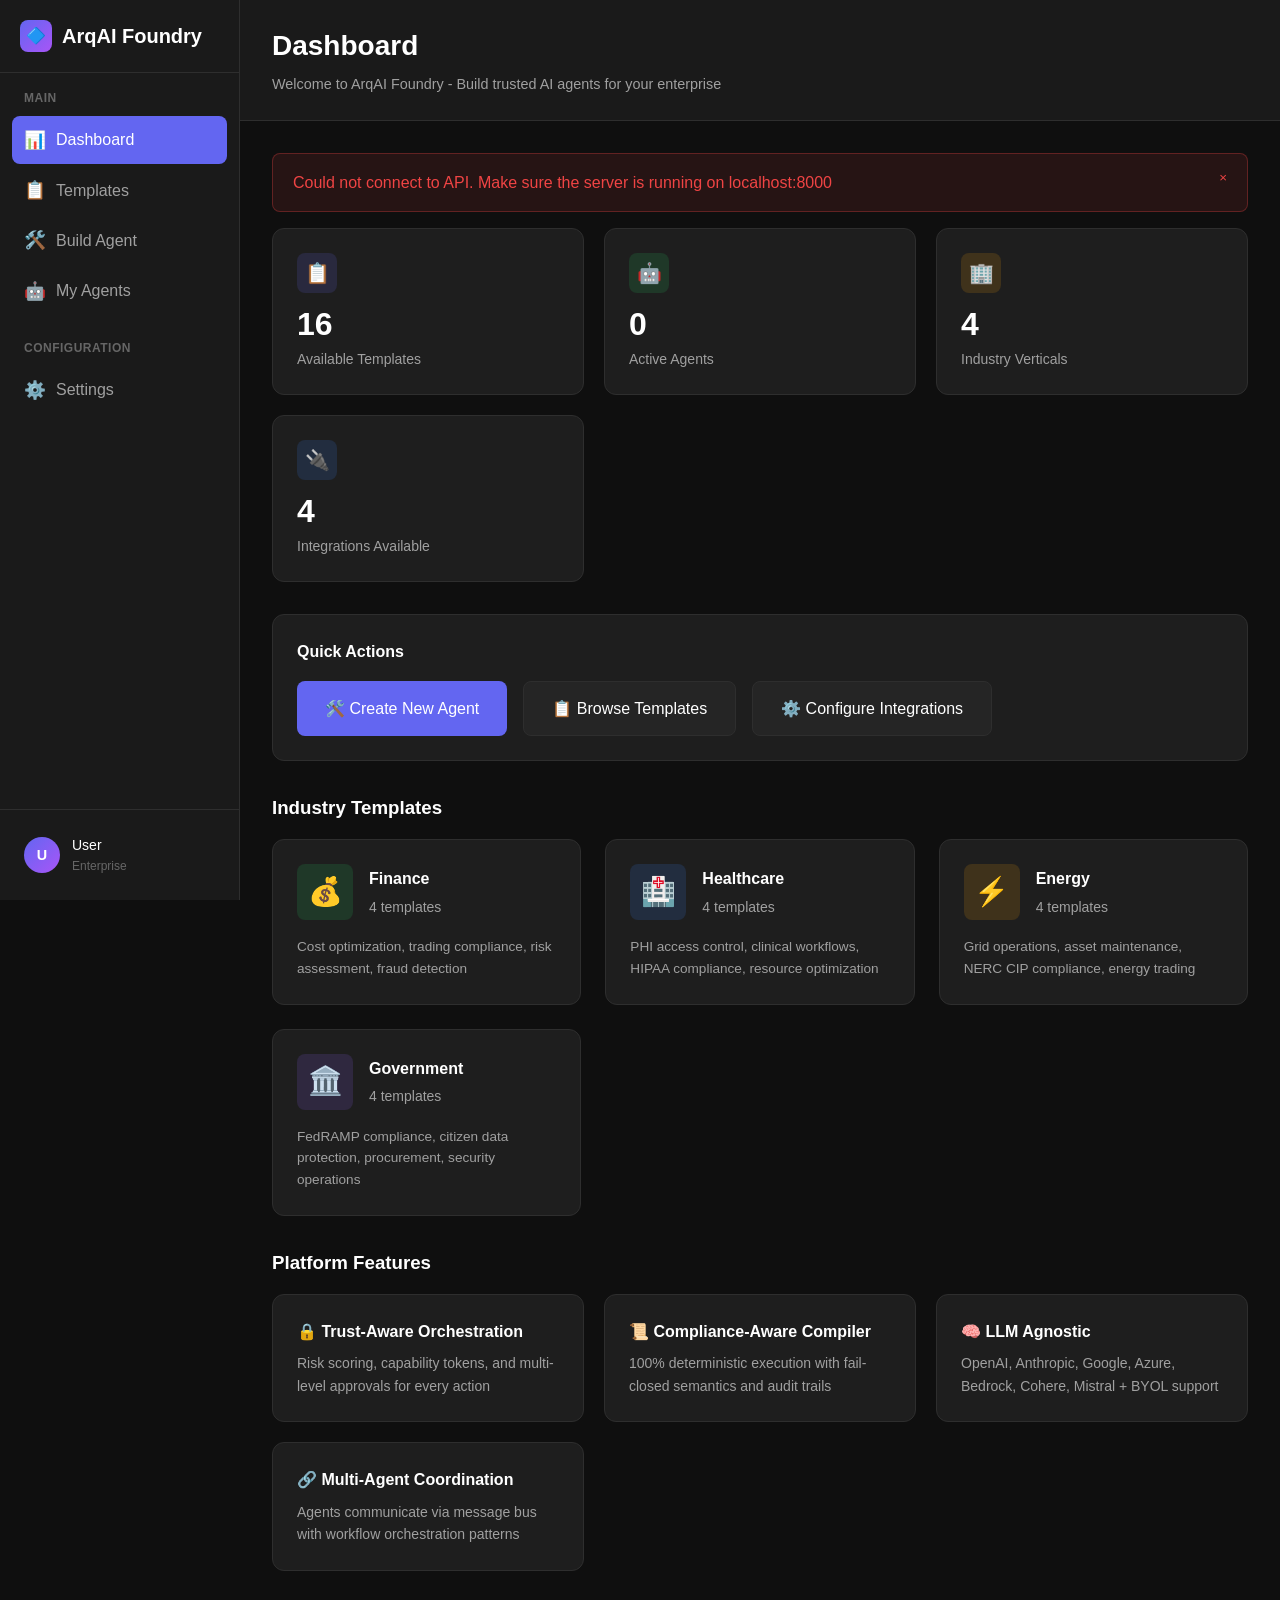
<file: ui/index.html>
<!DOCTYPE html>
<html lang="en">
<head>
  <meta charset="UTF-8">
  <meta name="viewport" content="width=device-width, initial-scale=1.0">
  <title>ArqAI Foundry - Dashboard</title>
  <link rel="stylesheet" href="css/style.css">
</head>
<body>
  <div class="app-container">
    <!-- Sidebar -->
    <aside class="sidebar">
      <div class="sidebar-header">
        <div class="sidebar-logo">
          <div class="sidebar-logo-icon">🔷</div>
          <span>ArqAI Foundry</span>
        </div>
      </div>

      <nav class="sidebar-nav">
        <div class="nav-section">
          <div class="nav-section-title">Main</div>
          <a href="index.html" class="nav-item active">
            <span class="nav-item-icon">📊</span>
            <span>Dashboard</span>
          </a>
          <a href="templates.html" class="nav-item">
            <span class="nav-item-icon">📋</span>
            <span>Templates</span>
          </a>
          <a href="builder.html" class="nav-item">
            <span class="nav-item-icon">🛠️</span>
            <span>Build Agent</span>
          </a>
          <a href="agents.html" class="nav-item">
            <span class="nav-item-icon">🤖</span>
            <span>My Agents</span>
          </a>
        </div>

        <div class="nav-section">
          <div class="nav-section-title">Configuration</div>
          <a href="settings.html" class="nav-item">
            <span class="nav-item-icon">⚙️</span>
            <span>Settings</span>
          </a>
        </div>
      </nav>

      <div class="sidebar-footer">
        <div class="user-info">
          <div class="user-avatar">U</div>
          <div class="user-details">
            <div class="user-name">User</div>
            <div class="user-role">Enterprise</div>
          </div>
        </div>
      </div>
    </aside>

    <!-- Main Content -->
    <main class="main-content">
      <header class="page-header">
        <h1 class="page-title">Dashboard</h1>
        <p class="page-subtitle">Welcome to ArqAI Foundry - Build trusted AI agents for your enterprise</p>
      </header>

      <div class="page-content">
        <!-- Alert Container -->
        <div id="alert-container"></div>

        <!-- Stats Grid -->
        <div class="stats-grid">
          <div class="stat-card">
            <div class="stat-card-header">
              <div class="stat-card-icon primary">📋</div>
            </div>
            <div class="stat-value" id="stat-templates">16</div>
            <div class="stat-label">Available Templates</div>
          </div>

          <div class="stat-card">
            <div class="stat-card-header">
              <div class="stat-card-icon success">🤖</div>
            </div>
            <div class="stat-value" id="stat-agents">0</div>
            <div class="stat-label">Active Agents</div>
          </div>

          <div class="stat-card">
            <div class="stat-card-header">
              <div class="stat-card-icon warning">🏢</div>
            </div>
            <div class="stat-value">4</div>
            <div class="stat-label">Industry Verticals</div>
          </div>

          <div class="stat-card">
            <div class="stat-card-header">
              <div class="stat-card-icon info">🔌</div>
            </div>
            <div class="stat-value" id="stat-integrations">4</div>
            <div class="stat-label">Integrations Available</div>
          </div>
        </div>

        <!-- Quick Actions -->
        <div class="card mb-4">
          <div class="card-header">
            <h3 class="card-title">Quick Actions</h3>
          </div>
          <div class="d-flex gap-2" style="flex-wrap: wrap;">
            <a href="builder.html" class="btn btn-primary btn-lg">
              🛠️ Create New Agent
            </a>
            <a href="templates.html" class="btn btn-secondary btn-lg">
              📋 Browse Templates
            </a>
            <a href="settings.html" class="btn btn-secondary btn-lg">
              ⚙️ Configure Integrations
            </a>
          </div>
        </div>

        <!-- Industry Verticals -->
        <h3 class="mb-2">Industry Templates</h3>
        <div class="template-grid" style="grid-template-columns: repeat(auto-fill, minmax(250px, 1fr));">
          <a href="templates.html?vertical=finance" class="card" style="text-decoration: none; color: inherit;">
            <div class="d-flex align-center gap-2">
              <div class="template-icon finance" style="width: 56px; height: 56px; font-size: 1.75rem;">💰</div>
              <div>
                <h4 style="font-weight: 600; margin-bottom: 4px;">Finance</h4>
                <p class="text-muted" style="font-size: 0.875rem;">4 templates</p>
              </div>
            </div>
            <p class="text-muted mt-2" style="font-size: 0.85rem;">
              Cost optimization, trading compliance, risk assessment, fraud detection
            </p>
          </a>

          <a href="templates.html?vertical=healthcare" class="card" style="text-decoration: none; color: inherit;">
            <div class="d-flex align-center gap-2">
              <div class="template-icon healthcare" style="width: 56px; height: 56px; font-size: 1.75rem;">🏥</div>
              <div>
                <h4 style="font-weight: 600; margin-bottom: 4px;">Healthcare</h4>
                <p class="text-muted" style="font-size: 0.875rem;">4 templates</p>
              </div>
            </div>
            <p class="text-muted mt-2" style="font-size: 0.85rem;">
              PHI access control, clinical workflows, HIPAA compliance, resource optimization
            </p>
          </a>

          <a href="templates.html?vertical=energy" class="card" style="text-decoration: none; color: inherit;">
            <div class="d-flex align-center gap-2">
              <div class="template-icon energy" style="width: 56px; height: 56px; font-size: 1.75rem;">⚡</div>
              <div>
                <h4 style="font-weight: 600; margin-bottom: 4px;">Energy</h4>
                <p class="text-muted" style="font-size: 0.875rem;">4 templates</p>
              </div>
            </div>
            <p class="text-muted mt-2" style="font-size: 0.85rem;">
              Grid operations, asset maintenance, NERC CIP compliance, energy trading
            </p>
          </a>

          <a href="templates.html?vertical=government" class="card" style="text-decoration: none; color: inherit;">
            <div class="d-flex align-center gap-2">
              <div class="template-icon government" style="width: 56px; height: 56px; font-size: 1.75rem;">🏛️</div>
              <div>
                <h4 style="font-weight: 600; margin-bottom: 4px;">Government</h4>
                <p class="text-muted" style="font-size: 0.875rem;">4 templates</p>
              </div>
            </div>
            <p class="text-muted mt-2" style="font-size: 0.85rem;">
              FedRAMP compliance, citizen data protection, procurement, security operations
            </p>
          </a>
        </div>

        <!-- Platform Features -->
        <h3 class="mt-4 mb-2">Platform Features</h3>
        <div class="stats-grid">
          <div class="card">
            <h4 style="font-weight: 600; margin-bottom: 8px;">🔒 Trust-Aware Orchestration</h4>
            <p class="text-muted" style="font-size: 0.875rem;">
              Risk scoring, capability tokens, and multi-level approvals for every action
            </p>
          </div>
          <div class="card">
            <h4 style="font-weight: 600; margin-bottom: 8px;">📜 Compliance-Aware Compiler</h4>
            <p class="text-muted" style="font-size: 0.875rem;">
              100% deterministic execution with fail-closed semantics and audit trails
            </p>
          </div>
          <div class="card">
            <h4 style="font-weight: 600; margin-bottom: 8px;">🧠 LLM Agnostic</h4>
            <p class="text-muted" style="font-size: 0.875rem;">
              OpenAI, Anthropic, Google, Azure, Bedrock, Cohere, Mistral + BYOL support
            </p>
          </div>
          <div class="card">
            <h4 style="font-weight: 600; margin-bottom: 8px;">🔗 Multi-Agent Coordination</h4>
            <p class="text-muted" style="font-size: 0.875rem;">
              Agents communicate via message bus with workflow orchestration patterns
            </p>
          </div>
        </div>
      </div>
    </main>
  </div>

  <!-- Loading Overlay -->
  <div id="loading-overlay" class="loading-overlay" style="display: none;">
    <div class="loading-content">
      <div class="loading-spinner loading-spinner-lg"></div>
      <p>Loading...</p>
    </div>
  </div>

  <script src="js/api.js"></script>
  <script>
    // Check API health on load
    document.addEventListener('DOMContentLoaded', async () => {
      try {
        const health = await api.getHealth();
        if (health.status === 'healthy') {
          showAlert('Connected to ArqAI Foundry API', 'success');
        }

        // Load template count
        const templates = await api.getTemplates();
        document.getElementById('stat-templates').textContent = templates.total || 16;

      } catch (error) {
        showAlert('Could not connect to API. Make sure the server is running on localhost:8000', 'danger');
      }
    });
  </script>
</body>
</html>
</file>
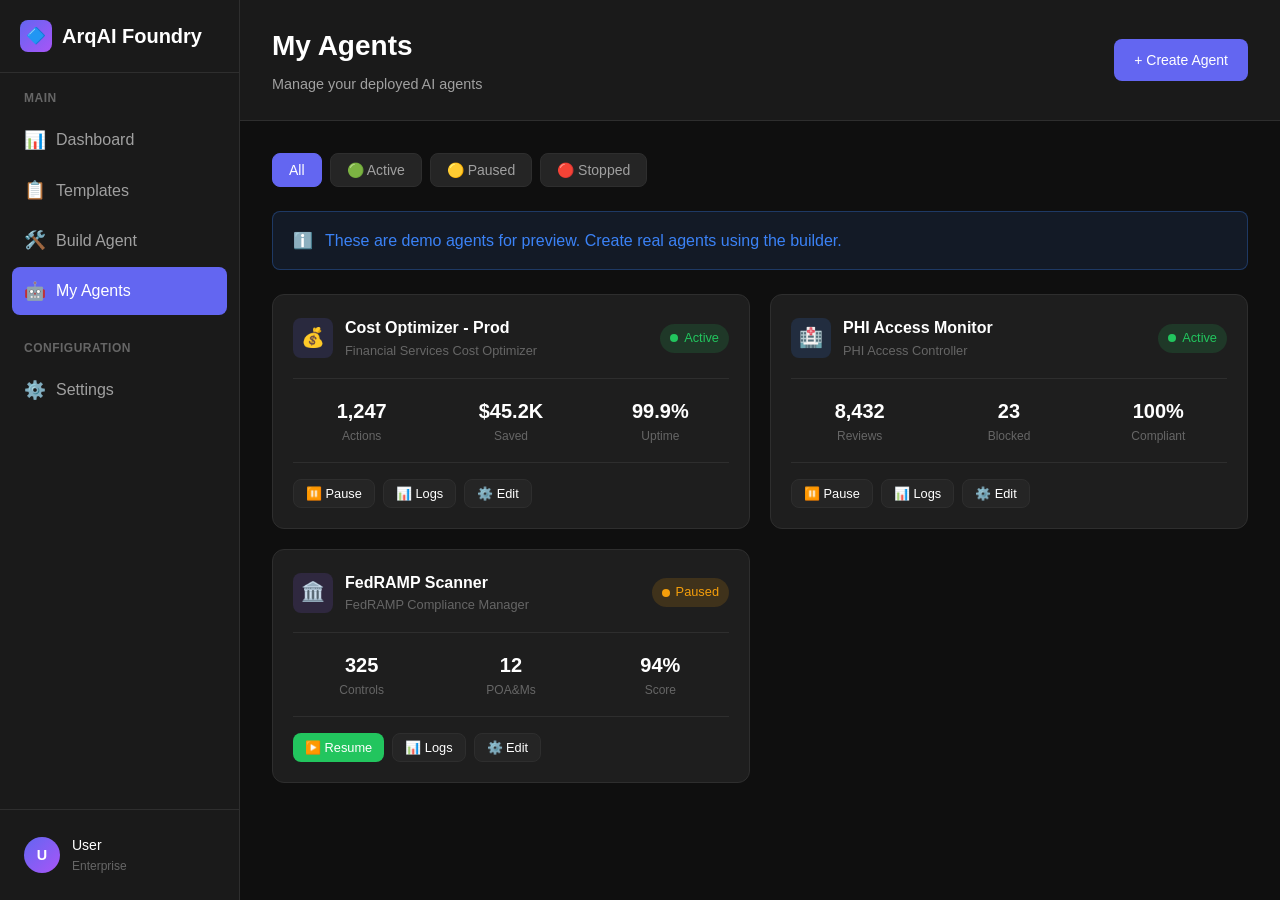
<file: ui/agents.html>
<!DOCTYPE html>
<html lang="en">
<head>
  <meta charset="UTF-8">
  <meta name="viewport" content="width=device-width, initial-scale=1.0">
  <title>ArqAI Foundry - My Agents</title>
  <link rel="stylesheet" href="css/style.css">
</head>
<body>
  <div class="app-container">
    <!-- Sidebar -->
    <aside class="sidebar">
      <div class="sidebar-header">
        <div class="sidebar-logo">
          <div class="sidebar-logo-icon">🔷</div>
          <span>ArqAI Foundry</span>
        </div>
      </div>

      <nav class="sidebar-nav">
        <div class="nav-section">
          <div class="nav-section-title">Main</div>
          <a href="index.html" class="nav-item">
            <span class="nav-item-icon">📊</span>
            <span>Dashboard</span>
          </a>
          <a href="templates.html" class="nav-item">
            <span class="nav-item-icon">📋</span>
            <span>Templates</span>
          </a>
          <a href="builder.html" class="nav-item">
            <span class="nav-item-icon">🛠️</span>
            <span>Build Agent</span>
          </a>
          <a href="agents.html" class="nav-item active">
            <span class="nav-item-icon">🤖</span>
            <span>My Agents</span>
          </a>
        </div>

        <div class="nav-section">
          <div class="nav-section-title">Configuration</div>
          <a href="settings.html" class="nav-item">
            <span class="nav-item-icon">⚙️</span>
            <span>Settings</span>
          </a>
        </div>
      </nav>

      <div class="sidebar-footer">
        <div class="user-info">
          <div class="user-avatar">U</div>
          <div class="user-details">
            <div class="user-name">User</div>
            <div class="user-role">Enterprise</div>
          </div>
        </div>
      </div>
    </aside>

    <!-- Main Content -->
    <main class="main-content">
      <header class="page-header">
        <div class="d-flex justify-between align-center">
          <div>
            <h1 class="page-title">My Agents</h1>
            <p class="page-subtitle">Manage your deployed AI agents</p>
          </div>
          <a href="builder.html" class="btn btn-primary">
            + Create Agent
          </a>
        </div>
      </header>

      <div class="page-content">
        <!-- Alert Container -->
        <div id="alert-container"></div>

        <!-- Filter Tabs -->
        <div class="filter-tabs">
          <button class="filter-tab active" data-status="all">All</button>
          <button class="filter-tab" data-status="active">🟢 Active</button>
          <button class="filter-tab" data-status="paused">🟡 Paused</button>
          <button class="filter-tab" data-status="stopped">🔴 Stopped</button>
        </div>

        <!-- Agents Grid -->
        <div id="agents-grid" class="agent-grid">
          <!-- Agents loaded here -->
        </div>

        <!-- Empty State -->
        <div id="empty-state" class="empty-state">
          <div class="empty-state-icon">🤖</div>
          <h3 class="empty-state-title">No agents yet</h3>
          <p class="empty-state-description">Create your first AI agent to get started</p>
          <a href="builder.html" class="btn btn-primary btn-lg">
            🛠️ Create Your First Agent
          </a>
        </div>

        <!-- Demo Agents (shown when API has no agents) -->
        <div id="demo-agents" class="hidden">
          <div class="alert alert-info mb-3">
            <span>ℹ️</span>
            <span>These are demo agents for preview. Create real agents using the builder.</span>
          </div>
          <div class="agent-grid">
            <!-- Demo Agent 1 -->
            <div class="agent-card">
              <div class="agent-card-header">
                <div class="agent-info">
                  <div class="agent-icon">💰</div>
                  <div>
                    <div class="agent-name">Cost Optimizer - Prod</div>
                    <div class="agent-template">Financial Services Cost Optimizer</div>
                  </div>
                </div>
                <div class="agent-status active">
                  <span class="status-dot"></span>
                  Active
                </div>
              </div>
              <div class="agent-stats">
                <div class="agent-stat">
                  <div class="agent-stat-value">1,247</div>
                  <div class="agent-stat-label">Actions</div>
                </div>
                <div class="agent-stat">
                  <div class="agent-stat-value">$45.2K</div>
                  <div class="agent-stat-label">Saved</div>
                </div>
                <div class="agent-stat">
                  <div class="agent-stat-value">99.9%</div>
                  <div class="agent-stat-label">Uptime</div>
                </div>
              </div>
              <div class="agent-actions">
                <button class="btn btn-secondary btn-sm">⏸️ Pause</button>
                <button class="btn btn-secondary btn-sm">📊 Logs</button>
                <button class="btn btn-secondary btn-sm">⚙️ Edit</button>
              </div>
            </div>

            <!-- Demo Agent 2 -->
            <div class="agent-card">
              <div class="agent-card-header">
                <div class="agent-info">
                  <div class="agent-icon" style="background-color: rgba(59, 130, 246, 0.15);">🏥</div>
                  <div>
                    <div class="agent-name">PHI Access Monitor</div>
                    <div class="agent-template">PHI Access Controller</div>
                  </div>
                </div>
                <div class="agent-status active">
                  <span class="status-dot"></span>
                  Active
                </div>
              </div>
              <div class="agent-stats">
                <div class="agent-stat">
                  <div class="agent-stat-value">8,432</div>
                  <div class="agent-stat-label">Reviews</div>
                </div>
                <div class="agent-stat">
                  <div class="agent-stat-value">23</div>
                  <div class="agent-stat-label">Blocked</div>
                </div>
                <div class="agent-stat">
                  <div class="agent-stat-value">100%</div>
                  <div class="agent-stat-label">Compliant</div>
                </div>
              </div>
              <div class="agent-actions">
                <button class="btn btn-secondary btn-sm">⏸️ Pause</button>
                <button class="btn btn-secondary btn-sm">📊 Logs</button>
                <button class="btn btn-secondary btn-sm">⚙️ Edit</button>
              </div>
            </div>

            <!-- Demo Agent 3 -->
            <div class="agent-card">
              <div class="agent-card-header">
                <div class="agent-info">
                  <div class="agent-icon" style="background-color: rgba(139, 92, 246, 0.15);">🏛️</div>
                  <div>
                    <div class="agent-name">FedRAMP Scanner</div>
                    <div class="agent-template">FedRAMP Compliance Manager</div>
                  </div>
                </div>
                <div class="agent-status paused">
                  <span class="status-dot"></span>
                  Paused
                </div>
              </div>
              <div class="agent-stats">
                <div class="agent-stat">
                  <div class="agent-stat-value">325</div>
                  <div class="agent-stat-label">Controls</div>
                </div>
                <div class="agent-stat">
                  <div class="agent-stat-value">12</div>
                  <div class="agent-stat-label">POA&Ms</div>
                </div>
                <div class="agent-stat">
                  <div class="agent-stat-value">94%</div>
                  <div class="agent-stat-label">Score</div>
                </div>
              </div>
              <div class="agent-actions">
                <button class="btn btn-success btn-sm">▶️ Resume</button>
                <button class="btn btn-secondary btn-sm">📊 Logs</button>
                <button class="btn btn-secondary btn-sm">⚙️ Edit</button>
              </div>
            </div>
          </div>
        </div>
      </div>
    </main>
  </div>

  <!-- Loading Overlay -->
  <div id="loading-overlay" class="loading-overlay" style="display: none;">
    <div class="loading-content">
      <div class="loading-spinner loading-spinner-lg"></div>
      <p>Loading...</p>
    </div>
  </div>

  <script src="js/api.js"></script>
  <script>
    let agents = [];
    let currentFilter = 'all';

    document.addEventListener('DOMContentLoaded', async () => {
      await loadAgents();
      setupEventListeners();
    });

    async function loadAgents() {
      showLoading(true);
      try {
        const response = await api.getAgents();
        agents = response.agents || [];
        renderAgents();
      } catch (error) {
        // Show demo agents if API fails or returns empty
        showDemoAgents();
      } finally {
        showLoading(false);
      }
    }

    function renderAgents() {
      const grid = document.getElementById('agents-grid');
      const emptyState = document.getElementById('empty-state');
      const demoAgents = document.getElementById('demo-agents');

      // Filter
      let filtered = agents;
      if (currentFilter !== 'all') {
        filtered = filtered.filter(a => a.status === currentFilter);
      }

      if (filtered.length === 0 && agents.length === 0) {
        grid.classList.add('hidden');
        demoAgents.classList.remove('hidden');
        emptyState.classList.add('hidden');
        return;
      }

      if (filtered.length === 0) {
        grid.classList.add('hidden');
        emptyState.classList.remove('hidden');
        demoAgents.classList.add('hidden');
        return;
      }

      grid.classList.remove('hidden');
      emptyState.classList.add('hidden');
      demoAgents.classList.add('hidden');

      grid.innerHTML = filtered.map(agent => `
        <div class="agent-card">
          <div class="agent-card-header">
            <div class="agent-info">
              <div class="agent-icon">🤖</div>
              <div>
                <div class="agent-name">${agent.name}</div>
                <div class="agent-template">${agent.template_id}</div>
              </div>
            </div>
            <div class="agent-status ${agent.status}">
              <span class="status-dot"></span>
              ${agent.status}
            </div>
          </div>
          <div class="agent-stats">
            <div class="agent-stat">
              <div class="agent-stat-value">${agent.metrics?.actions || 0}</div>
              <div class="agent-stat-label">Actions</div>
            </div>
            <div class="agent-stat">
              <div class="agent-stat-value">${agent.metrics?.success_rate || 100}%</div>
              <div class="agent-stat-label">Success</div>
            </div>
            <div class="agent-stat">
              <div class="agent-stat-value">${agent.metrics?.uptime || 100}%</div>
              <div class="agent-stat-label">Uptime</div>
            </div>
          </div>
          <div class="agent-actions">
            ${agent.status === 'active' ? `
              <button class="btn btn-secondary btn-sm" onclick="pauseAgent('${agent.agent_id}')">⏸️ Pause</button>
            ` : `
              <button class="btn btn-success btn-sm" onclick="startAgent('${agent.agent_id}')">▶️ Start</button>
            `}
            <button class="btn btn-secondary btn-sm">📊 Logs</button>
            <button class="btn btn-danger btn-sm" onclick="deleteAgent('${agent.agent_id}')">🗑️</button>
          </div>
        </div>
      `).join('');
    }

    function showDemoAgents() {
      document.getElementById('agents-grid').classList.add('hidden');
      document.getElementById('empty-state').classList.add('hidden');
      document.getElementById('demo-agents').classList.remove('hidden');
    }

    function setupEventListeners() {
      document.querySelectorAll('.filter-tab').forEach(tab => {
        tab.addEventListener('click', () => {
          document.querySelectorAll('.filter-tab').forEach(t => t.classList.remove('active'));
          tab.classList.add('active');
          currentFilter = tab.dataset.status;
          renderAgents();
        });
      });
    }

    async function pauseAgent(agentId) {
      try {
        await api.updateAgentStatus(agentId, 'paused');
        showAlert('Agent paused', 'success');
        await loadAgents();
      } catch (error) {
        showAlert('Failed to pause agent: ' + error.message, 'danger');
      }
    }

    async function startAgent(agentId) {
      try {
        await api.updateAgentStatus(agentId, 'active');
        showAlert('Agent started', 'success');
        await loadAgents();
      } catch (error) {
        showAlert('Failed to start agent: ' + error.message, 'danger');
      }
    }

    async function deleteAgent(agentId) {
      if (!confirm('Are you sure you want to delete this agent?')) return;

      try {
        await api.deleteAgent(agentId);
        showAlert('Agent deleted', 'success');
        await loadAgents();
      } catch (error) {
        showAlert('Failed to delete agent: ' + error.message, 'danger');
      }
    }
  </script>
</body>
</html>
</file>
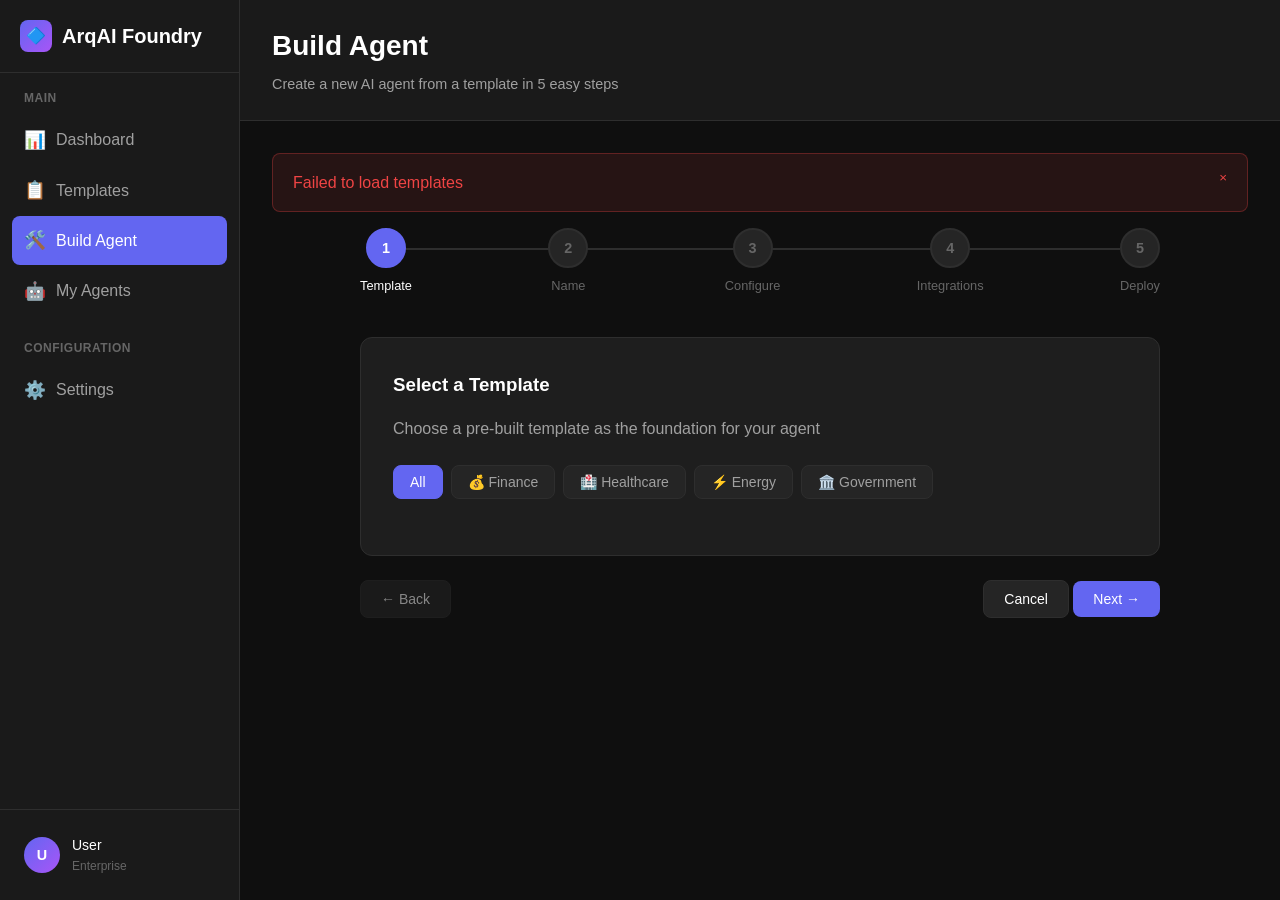
<file: ui/builder.html>
<!DOCTYPE html>
<html lang="en">
<head>
  <meta charset="UTF-8">
  <meta name="viewport" content="width=device-width, initial-scale=1.0">
  <title>ArqAI Foundry - Build Agent</title>
  <link rel="stylesheet" href="css/style.css">
</head>
<body>
  <div class="app-container">
    <!-- Sidebar -->
    <aside class="sidebar">
      <div class="sidebar-header">
        <div class="sidebar-logo">
          <div class="sidebar-logo-icon">🔷</div>
          <span>ArqAI Foundry</span>
        </div>
      </div>

      <nav class="sidebar-nav">
        <div class="nav-section">
          <div class="nav-section-title">Main</div>
          <a href="index.html" class="nav-item">
            <span class="nav-item-icon">📊</span>
            <span>Dashboard</span>
          </a>
          <a href="templates.html" class="nav-item">
            <span class="nav-item-icon">📋</span>
            <span>Templates</span>
          </a>
          <a href="builder.html" class="nav-item active">
            <span class="nav-item-icon">🛠️</span>
            <span>Build Agent</span>
          </a>
          <a href="agents.html" class="nav-item">
            <span class="nav-item-icon">🤖</span>
            <span>My Agents</span>
          </a>
        </div>

        <div class="nav-section">
          <div class="nav-section-title">Configuration</div>
          <a href="settings.html" class="nav-item">
            <span class="nav-item-icon">⚙️</span>
            <span>Settings</span>
          </a>
        </div>
      </nav>

      <div class="sidebar-footer">
        <div class="user-info">
          <div class="user-avatar">U</div>
          <div class="user-details">
            <div class="user-name">User</div>
            <div class="user-role">Enterprise</div>
          </div>
        </div>
      </div>
    </aside>

    <!-- Main Content -->
    <main class="main-content">
      <header class="page-header">
        <h1 class="page-title">Build Agent</h1>
        <p class="page-subtitle">Create a new AI agent from a template in 5 easy steps</p>
      </header>

      <div class="page-content">
        <!-- Alert Container -->
        <div id="alert-container"></div>

        <div class="wizard-container">
          <!-- Wizard Steps -->
          <div class="wizard-steps">
            <div class="wizard-step active" data-step="1">
              <div class="wizard-step-number">1</div>
              <span class="wizard-step-label">Template</span>
            </div>
            <div class="wizard-step" data-step="2">
              <div class="wizard-step-number">2</div>
              <span class="wizard-step-label">Name</span>
            </div>
            <div class="wizard-step" data-step="3">
              <div class="wizard-step-number">3</div>
              <span class="wizard-step-label">Configure</span>
            </div>
            <div class="wizard-step" data-step="4">
              <div class="wizard-step-number">4</div>
              <span class="wizard-step-label">Integrations</span>
            </div>
            <div class="wizard-step" data-step="5">
              <div class="wizard-step-number">5</div>
              <span class="wizard-step-label">Deploy</span>
            </div>
          </div>

          <!-- Step 1: Select Template -->
          <div id="step-1" class="wizard-content">
            <h3 style="margin-bottom: 16px;">Select a Template</h3>
            <p class="text-muted mb-3">Choose a pre-built template as the foundation for your agent</p>

            <div class="filter-tabs mb-3">
              <button class="filter-tab active" data-vertical="all">All</button>
              <button class="filter-tab" data-vertical="finance">💰 Finance</button>
              <button class="filter-tab" data-vertical="healthcare">🏥 Healthcare</button>
              <button class="filter-tab" data-vertical="energy">⚡ Energy</button>
              <button class="filter-tab" data-vertical="government">🏛️ Government</button>
            </div>

            <div id="template-select-grid" style="display: grid; gap: 12px; max-height: 400px; overflow-y: auto;">
              <!-- Templates loaded here -->
            </div>
          </div>

          <!-- Step 2: Name Agent -->
          <div id="step-2" class="wizard-content hidden">
            <h3 style="margin-bottom: 16px;">Name Your Agent</h3>
            <p class="text-muted mb-3">Give your agent a descriptive name</p>

            <div id="selected-template-info" class="mb-3" style="padding: 16px; background: var(--bg-tertiary); border-radius: 8px;">
              <!-- Selected template info -->
            </div>

            <div class="form-group">
              <label class="form-label">Agent Name *</label>
              <input type="text" id="agent-name" class="form-input" placeholder="e.g., Production Cost Optimizer">
              <p class="form-hint">Choose a name that describes what this agent does</p>
            </div>

            <div class="form-group">
              <label class="form-label">Description (optional)</label>
              <textarea id="agent-description" class="form-textarea" placeholder="Describe what this agent will do..."></textarea>
            </div>
          </div>

          <!-- Step 3: Configure Parameters -->
          <div id="step-3" class="wizard-content hidden">
            <h3 style="margin-bottom: 16px;">Configure Parameters</h3>
            <p class="text-muted mb-3">Customize the agent's behavior (these are the 30% you control)</p>

            <div id="parameters-form">
              <!-- Parameters form generated here -->
            </div>

            <div class="mt-3">
              <h4 style="margin-bottom: 12px;">Capabilities</h4>
              <p class="text-muted mb-2" style="font-size: 0.85rem;">Enable or disable specific capabilities</p>
              <div id="capabilities-form">
                <!-- Capabilities toggles -->
              </div>
            </div>
          </div>

          <!-- Step 4: Configure Integrations -->
          <div id="step-4" class="wizard-content hidden">
            <h3 style="margin-bottom: 16px;">Connect Integrations</h3>
            <p class="text-muted mb-3">Configure the external services your agent will use</p>

            <div id="integrations-form">
              <!-- Integrations form -->
            </div>
          </div>

          <!-- Step 5: Review & Deploy -->
          <div id="step-5" class="wizard-content hidden">
            <h3 style="margin-bottom: 16px;">Review & Deploy</h3>
            <p class="text-muted mb-3">Review your configuration and deploy the agent</p>

            <div id="review-summary" style="background: var(--bg-tertiary); border-radius: 8px; padding: 20px;">
              <!-- Summary -->
            </div>

            <div class="alert alert-info mt-3">
              <span>ℹ️</span>
              <span>Your agent will be deployed in <strong>production</strong> mode. All actions will be logged and may require approvals based on risk level.</span>
            </div>
          </div>

          <!-- Wizard Actions -->
          <div class="wizard-actions">
            <button id="btn-back" class="btn btn-secondary" onclick="previousStep()" disabled>
              ← Back
            </button>
            <div>
              <button id="btn-cancel" class="btn btn-secondary" onclick="cancelBuilder()">
                Cancel
              </button>
              <button id="btn-next" class="btn btn-primary" onclick="nextStep()">
                Next →
              </button>
              <button id="btn-deploy" class="btn btn-success hidden" onclick="deployAgent()">
                🚀 Deploy Agent
              </button>
            </div>
          </div>
        </div>
      </div>
    </main>
  </div>

  <!-- Loading Overlay -->
  <div id="loading-overlay" class="loading-overlay" style="display: none;">
    <div class="loading-content">
      <div class="loading-spinner loading-spinner-lg"></div>
      <p id="loading-text">Loading...</p>
    </div>
  </div>

  <script src="js/api.js"></script>
  <script>
    let currentStep = 1;
    let allTemplates = [];
    let selectedTemplate = null;
    let sessionId = null;
    let agentConfig = {
      name: '',
      description: '',
      parameters: {},
      capabilities: { enabled: [], disabled: [] },
      integrations: {},
    };

    // Initialize
    document.addEventListener('DOMContentLoaded', async () => {
      await loadTemplates();
      setupEventListeners();

      // Check if template was pre-selected
      const preSelectedTemplate = localStorage.getItem('selectedTemplate');
      if (preSelectedTemplate) {
        localStorage.removeItem('selectedTemplate');
        selectTemplate(preSelectedTemplate);
      }
    });

    async function loadTemplates() {
      showLoading(true);
      try {
        const response = await api.getTemplates();
        allTemplates = response.templates || [];
        renderTemplateSelect();
      } catch (error) {
        showAlert('Failed to load templates', 'danger');
      } finally {
        showLoading(false);
      }
    }

    function renderTemplateSelect(filter = 'all') {
      const grid = document.getElementById('template-select-grid');
      let templates = allTemplates;

      if (filter !== 'all') {
        templates = templates.filter(t => t.vertical === filter);
      }

      grid.innerHTML = templates.map(t => `
        <div class="template-select-item ${selectedTemplate?.template_id === t.template_id ? 'selected' : ''}"
             onclick="selectTemplate('${t.template_id}')"
             style="padding: 16px; border: 2px solid ${selectedTemplate?.template_id === t.template_id ? 'var(--accent-primary)' : 'var(--border-color)'}; border-radius: 8px; cursor: pointer; transition: all 0.2s;">
          <div style="display: flex; align-items: center; gap: 12px;">
            <div class="template-icon ${t.vertical}" style="width: 40px; height: 40px; font-size: 1.25rem;">
              ${getVerticalIcon(t.vertical)}
            </div>
            <div style="flex: 1;">
              <div style="font-weight: 600;">${t.name}</div>
              <div style="font-size: 0.8rem; color: var(--text-muted);">${t.vertical} · ${t.capabilities.length} capabilities</div>
            </div>
            ${selectedTemplate?.template_id === t.template_id ? '<span style="color: var(--accent-primary);">✓</span>' : ''}
          </div>
        </div>
      `).join('');
    }

    function setupEventListeners() {
      // Filter tabs for template selection
      document.querySelectorAll('#step-1 .filter-tab').forEach(tab => {
        tab.addEventListener('click', () => {
          document.querySelectorAll('#step-1 .filter-tab').forEach(t => t.classList.remove('active'));
          tab.classList.add('active');
          renderTemplateSelect(tab.dataset.vertical);
        });
      });
    }

    function selectTemplate(templateId) {
      selectedTemplate = allTemplates.find(t => t.template_id === templateId);
      renderTemplateSelect(document.querySelector('#step-1 .filter-tab.active')?.dataset.vertical || 'all');
    }

    async function nextStep() {
      // Validate current step
      if (!validateStep(currentStep)) return;

      // Process step-specific actions
      if (currentStep === 1 && !sessionId) {
        await createSession();
      }

      if (currentStep === 2) {
        agentConfig.name = document.getElementById('agent-name').value;
        agentConfig.description = document.getElementById('agent-description').value;
      }

      if (currentStep === 3) {
        collectParameters();
        collectCapabilities();
      }

      if (currentStep === 4) {
        collectIntegrations();
        renderReviewSummary();
      }

      // Move to next step
      currentStep++;
      updateWizardUI();
    }

    function previousStep() {
      if (currentStep > 1) {
        currentStep--;
        updateWizardUI();
      }
    }

    function updateWizardUI() {
      // Update step indicators
      document.querySelectorAll('.wizard-step').forEach((step, index) => {
        const stepNum = index + 1;
        step.classList.remove('active', 'completed');
        if (stepNum === currentStep) {
          step.classList.add('active');
        } else if (stepNum < currentStep) {
          step.classList.add('completed');
        }
      });

      // Show/hide content
      for (let i = 1; i <= 5; i++) {
        document.getElementById(`step-${i}`).classList.toggle('hidden', i !== currentStep);
      }

      // Update buttons
      document.getElementById('btn-back').disabled = currentStep === 1;
      document.getElementById('btn-next').classList.toggle('hidden', currentStep === 5);
      document.getElementById('btn-deploy').classList.toggle('hidden', currentStep !== 5);

      // Step-specific UI updates
      if (currentStep === 2) {
        renderSelectedTemplateInfo();
      }
      if (currentStep === 3) {
        renderParametersForm();
        renderCapabilitiesForm();
      }
      if (currentStep === 4) {
        renderIntegrationsForm();
      }
    }

    function validateStep(step) {
      if (step === 1 && !selectedTemplate) {
        showAlert('Please select a template', 'warning');
        return false;
      }
      if (step === 2 && !document.getElementById('agent-name').value.trim()) {
        showAlert('Please enter an agent name', 'warning');
        return false;
      }
      return true;
    }

    async function createSession() {
      showLoading(true, 'Creating session...');
      try {
        const response = await api.createSession();
        sessionId = response.session_id;

        // Select template
        await api.selectTemplate(sessionId, selectedTemplate.template_id);
      } catch (error) {
        showAlert('Failed to create session: ' + error.message, 'danger');
        throw error;
      } finally {
        showLoading(false);
      }
    }

    function renderSelectedTemplateInfo() {
      const container = document.getElementById('selected-template-info');
      container.innerHTML = `
        <div style="display: flex; align-items: center; gap: 12px;">
          <div class="template-icon ${selectedTemplate.vertical}" style="width: 48px; height: 48px; font-size: 1.5rem;">
            ${getVerticalIcon(selectedTemplate.vertical)}
          </div>
          <div>
            <div style="font-weight: 600; font-size: 1.1rem;">${selectedTemplate.name}</div>
            <div style="font-size: 0.85rem; color: var(--text-muted);">${selectedTemplate.description.substring(0, 100)}...</div>
          </div>
        </div>
      `;
    }

    function renderParametersForm() {
      const form = document.getElementById('parameters-form');
      form.innerHTML = selectedTemplate.parameters.map(param => `
        <div class="form-group">
          <label class="form-label">${param.name.replace(/_/g, ' ')}</label>
          ${renderParameterInput(param)}
          <p class="form-hint">${param.description}</p>
        </div>
      `).join('');
    }

    function renderParameterInput(param) {
      const value = agentConfig.parameters[param.name] ?? param.default;

      if (param.type === 'number') {
        return `<input type="number" class="form-input" data-param="${param.name}" value="${value}">`;
      }
      if (param.type === 'boolean') {
        return `
          <select class="form-select" data-param="${param.name}">
            <option value="true" ${value ? 'selected' : ''}>Yes</option>
            <option value="false" ${!value ? 'selected' : ''}>No</option>
          </select>
        `;
      }
      if (param.type === 'list') {
        return `<input type="text" class="form-input" data-param="${param.name}" value="${Array.isArray(value) ? value.join(', ') : value}" placeholder="Comma-separated values">`;
      }
      if (param.type === 'object') {
        return `<textarea class="form-textarea" data-param="${param.name}" style="font-family: monospace; font-size: 0.85rem;">${JSON.stringify(value, null, 2)}</textarea>`;
      }
      return `<input type="text" class="form-input" data-param="${param.name}" value="${value}">`;
    }

    function renderCapabilitiesForm() {
      const form = document.getElementById('capabilities-form');
      form.innerHTML = selectedTemplate.capabilities.map(cap => `
        <div style="display: flex; align-items: center; justify-content: space-between; padding: 12px; background: var(--bg-tertiary); border-radius: 8px; margin-bottom: 8px;">
          <div style="flex: 1;">
            <div style="font-weight: 500;">${cap.name.replace(/_/g, ' ')}</div>
            <div style="font-size: 0.8rem; color: var(--text-muted);">${cap.description}</div>
          </div>
          <div style="display: flex; align-items: center; gap: 12px;">
            <span class="badge badge-${cap.risk_tier}">${cap.risk_tier}</span>
            <label style="display: flex; align-items: center; gap: 8px; cursor: pointer;">
              <input type="checkbox" data-capability="${cap.name}" ${cap.enabled_by_default ? 'checked' : ''}>
              <span style="font-size: 0.85rem;">Enabled</span>
            </label>
          </div>
        </div>
      `).join('');
    }

    function renderIntegrationsForm() {
      const form = document.getElementById('integrations-form');
      form.innerHTML = selectedTemplate.integrations.map(int => `
        <div style="padding: 16px; background: var(--bg-tertiary); border-radius: 8px; margin-bottom: 12px;">
          <div style="display: flex; align-items: center; justify-content: space-between; margin-bottom: 12px;">
            <div style="display: flex; align-items: center; gap: 12px;">
              <span style="font-size: 1.5rem;">${getIntegrationIcon(int.type)}</span>
              <div>
                <div style="font-weight: 600;">${int.type.replace(/_/g, ' ').toUpperCase()}</div>
                <div style="font-size: 0.8rem; color: var(--text-muted);">${int.required ? 'Required' : 'Optional'}</div>
              </div>
            </div>
          </div>
          ${renderIntegrationFields(int)}
        </div>
      `).join('');
    }

    function renderIntegrationFields(integration) {
      // Simple configuration fields based on type
      const fields = {
        aws: ['role_arn', 'regions'],
        slack: ['channel'],
        teams: ['webhook_url'],
        jira: ['project_key', 'base_url'],
      };

      const typeFields = fields[integration.type] || ['api_key'];

      return typeFields.map(field => `
        <div class="form-group" style="margin-bottom: 8px;">
          <label class="form-label" style="font-size: 0.85rem;">${field.replace(/_/g, ' ')}</label>
          <input type="text" class="form-input" data-integration="${integration.type}" data-field="${field}" placeholder="Enter ${field.replace(/_/g, ' ')}">
        </div>
      `).join('');
    }

    function collectParameters() {
      document.querySelectorAll('[data-param]').forEach(input => {
        const param = input.dataset.param;
        let value = input.value;

        // Type conversion
        const paramDef = selectedTemplate.parameters.find(p => p.name === param);
        if (paramDef) {
          if (paramDef.type === 'number') {
            value = parseFloat(value);
          } else if (paramDef.type === 'boolean') {
            value = value === 'true';
          } else if (paramDef.type === 'list') {
            value = value.split(',').map(v => v.trim()).filter(v => v);
          } else if (paramDef.type === 'object') {
            try {
              value = JSON.parse(value);
            } catch (e) {
              // Keep as string if invalid JSON
            }
          }
        }

        agentConfig.parameters[param] = value;
      });
    }

    function collectCapabilities() {
      agentConfig.capabilities.enabled = [];
      agentConfig.capabilities.disabled = [];

      document.querySelectorAll('[data-capability]').forEach(checkbox => {
        const cap = checkbox.dataset.capability;
        if (checkbox.checked) {
          agentConfig.capabilities.enabled.push(cap);
        } else {
          agentConfig.capabilities.disabled.push(cap);
        }
      });
    }

    function collectIntegrations() {
      agentConfig.integrations = {};

      document.querySelectorAll('[data-integration]').forEach(input => {
        const intType = input.dataset.integration;
        const field = input.dataset.field;
        const value = input.value;

        if (!agentConfig.integrations[intType]) {
          agentConfig.integrations[intType] = {};
        }
        if (value) {
          agentConfig.integrations[intType][field] = value;
        }
      });
    }

    function renderReviewSummary() {
      const summary = document.getElementById('review-summary');
      summary.innerHTML = `
        <div style="margin-bottom: 20px;">
          <h4 style="margin-bottom: 8px;">Template</h4>
          <div style="display: flex; align-items: center; gap: 12px;">
            <div class="template-icon ${selectedTemplate.vertical}" style="width: 40px; height: 40px;">
              ${getVerticalIcon(selectedTemplate.vertical)}
            </div>
            <div>
              <div style="font-weight: 600;">${selectedTemplate.name}</div>
              <span class="template-vertical ${selectedTemplate.vertical}">${selectedTemplate.vertical}</span>
            </div>
          </div>
        </div>

        <div style="margin-bottom: 20px;">
          <h4 style="margin-bottom: 8px;">Agent Details</h4>
          <p><strong>Name:</strong> ${agentConfig.name}</p>
          ${agentConfig.description ? `<p><strong>Description:</strong> ${agentConfig.description}</p>` : ''}
        </div>

        <div style="margin-bottom: 20px;">
          <h4 style="margin-bottom: 8px;">Capabilities</h4>
          <p><strong>Enabled:</strong> ${agentConfig.capabilities.enabled.length}</p>
          <p><strong>Disabled:</strong> ${agentConfig.capabilities.disabled.length}</p>
        </div>

        <div style="margin-bottom: 20px;">
          <h4 style="margin-bottom: 8px;">Configured Parameters</h4>
          <pre style="background: var(--bg-primary); padding: 12px; border-radius: 6px; font-size: 0.8rem; overflow-x: auto;">${JSON.stringify(agentConfig.parameters, null, 2)}</pre>
        </div>

        <div>
          <h4 style="margin-bottom: 8px;">Integrations</h4>
          <p>${Object.keys(agentConfig.integrations).filter(k => Object.keys(agentConfig.integrations[k]).length > 0).join(', ') || 'None configured'}</p>
        </div>
      `;
    }

    async function deployAgent() {
      showLoading(true, 'Deploying agent...');
      try {
        // Update session with all configuration
        await api.updateAgentName(sessionId, agentConfig.name, agentConfig.description);
        await api.updateParameters(sessionId, agentConfig.parameters);
        await api.updateCapabilities(sessionId, agentConfig.capabilities.enabled, agentConfig.capabilities.disabled);
        await api.updateIntegrations(sessionId, agentConfig.integrations);

        // Validate
        const validation = await api.validateSession(sessionId);
        if (!validation.valid) {
          showAlert('Validation failed: ' + validation.errors.join(', '), 'danger');
          return;
        }

        // Deploy
        const result = await api.deployAgent(sessionId, agentConfig.name, 'production');

        showAlert('Agent deployed successfully!', 'success');

        // Redirect to agents page after short delay
        setTimeout(() => {
          window.location.href = 'agents.html';
        }, 2000);

      } catch (error) {
        showAlert('Deployment failed: ' + error.message, 'danger');
      } finally {
        showLoading(false);
      }
    }

    function cancelBuilder() {
      if (confirm('Are you sure you want to cancel? All progress will be lost.')) {
        sessionId = null;
        selectedTemplate = null;
        agentConfig = { name: '', description: '', parameters: {}, capabilities: { enabled: [], disabled: [] }, integrations: {} };
        currentStep = 1;
        updateWizardUI();
        renderTemplateSelect();
      }
    }

    function showLoading(show, text = 'Loading...') {
      const overlay = document.getElementById('loading-overlay');
      const textEl = document.getElementById('loading-text');
      if (overlay) overlay.style.display = show ? 'flex' : 'none';
      if (textEl) textEl.textContent = text;
    }

    function getIntegrationIcon(type) {
      const icons = { aws: '☁️', slack: '💬', teams: '👥', jira: '📋' };
      return icons[type] || '🔌';
    }
  </script>
</body>
</html>
</file>
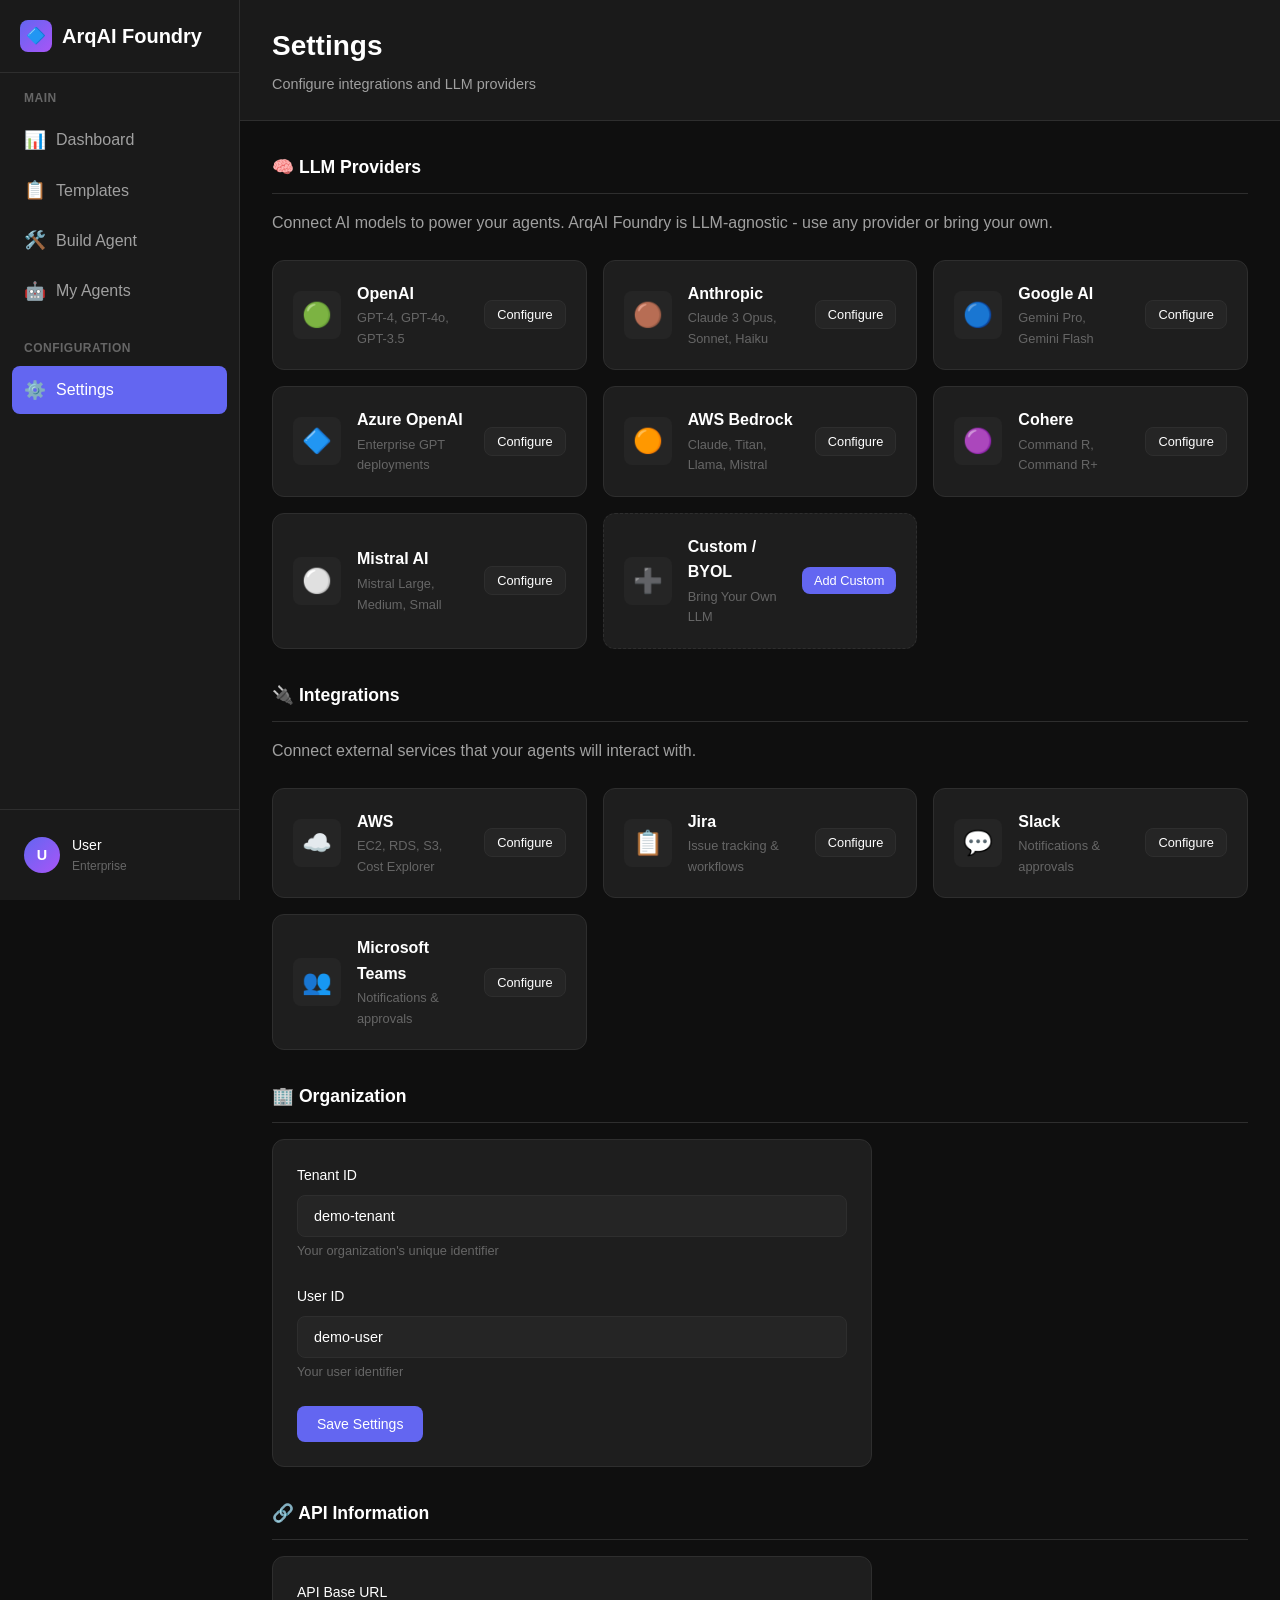
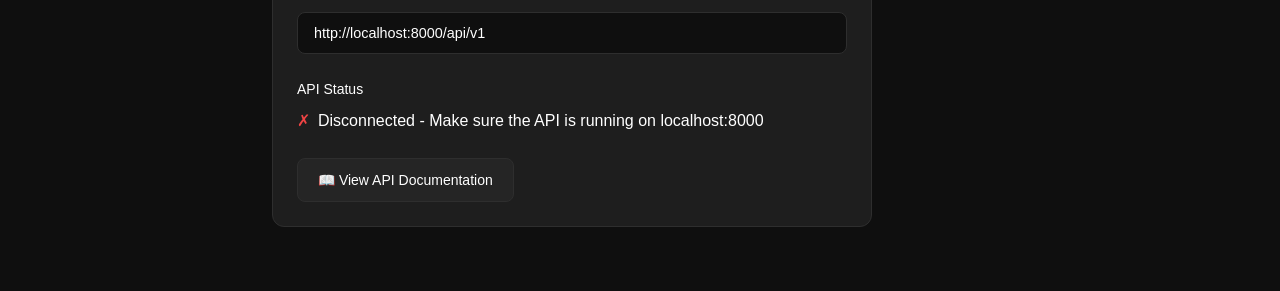
<file: ui/settings.html>
<!DOCTYPE html>
<html lang="en">
<head>
  <meta charset="UTF-8">
  <meta name="viewport" content="width=device-width, initial-scale=1.0">
  <title>ArqAI Foundry - Settings</title>
  <link rel="stylesheet" href="css/style.css">
</head>
<body>
  <div class="app-container">
    <!-- Sidebar -->
    <aside class="sidebar">
      <div class="sidebar-header">
        <div class="sidebar-logo">
          <div class="sidebar-logo-icon">🔷</div>
          <span>ArqAI Foundry</span>
        </div>
      </div>

      <nav class="sidebar-nav">
        <div class="nav-section">
          <div class="nav-section-title">Main</div>
          <a href="index.html" class="nav-item">
            <span class="nav-item-icon">📊</span>
            <span>Dashboard</span>
          </a>
          <a href="templates.html" class="nav-item">
            <span class="nav-item-icon">📋</span>
            <span>Templates</span>
          </a>
          <a href="builder.html" class="nav-item">
            <span class="nav-item-icon">🛠️</span>
            <span>Build Agent</span>
          </a>
          <a href="agents.html" class="nav-item">
            <span class="nav-item-icon">🤖</span>
            <span>My Agents</span>
          </a>
        </div>

        <div class="nav-section">
          <div class="nav-section-title">Configuration</div>
          <a href="settings.html" class="nav-item active">
            <span class="nav-item-icon">⚙️</span>
            <span>Settings</span>
          </a>
        </div>
      </nav>

      <div class="sidebar-footer">
        <div class="user-info">
          <div class="user-avatar">U</div>
          <div class="user-details">
            <div class="user-name">User</div>
            <div class="user-role">Enterprise</div>
          </div>
        </div>
      </div>
    </aside>

    <!-- Main Content -->
    <main class="main-content">
      <header class="page-header">
        <h1 class="page-title">Settings</h1>
        <p class="page-subtitle">Configure integrations and LLM providers</p>
      </header>

      <div class="page-content">
        <!-- Alert Container -->
        <div id="alert-container"></div>

        <!-- LLM Providers Section -->
        <div class="settings-section">
          <h3 class="settings-section-title">🧠 LLM Providers</h3>
          <p class="text-muted mb-3">Connect AI models to power your agents. ArqAI Foundry is LLM-agnostic - use any provider or bring your own.</p>

          <div id="llm-providers" class="integration-grid">
            <!-- OpenAI -->
            <div class="integration-card">
              <div class="integration-icon">🟢</div>
              <div class="integration-info">
                <div class="integration-name">OpenAI</div>
                <div class="integration-status">GPT-4, GPT-4o, GPT-3.5</div>
              </div>
              <button class="btn btn-secondary btn-sm" onclick="configureLLM('openai')">Configure</button>
            </div>

            <!-- Anthropic -->
            <div class="integration-card">
              <div class="integration-icon">🟤</div>
              <div class="integration-info">
                <div class="integration-name">Anthropic</div>
                <div class="integration-status">Claude 3 Opus, Sonnet, Haiku</div>
              </div>
              <button class="btn btn-secondary btn-sm" onclick="configureLLM('anthropic')">Configure</button>
            </div>

            <!-- Google -->
            <div class="integration-card">
              <div class="integration-icon">🔵</div>
              <div class="integration-info">
                <div class="integration-name">Google AI</div>
                <div class="integration-status">Gemini Pro, Gemini Flash</div>
              </div>
              <button class="btn btn-secondary btn-sm" onclick="configureLLM('google')">Configure</button>
            </div>

            <!-- Azure OpenAI -->
            <div class="integration-card">
              <div class="integration-icon">🔷</div>
              <div class="integration-info">
                <div class="integration-name">Azure OpenAI</div>
                <div class="integration-status">Enterprise GPT deployments</div>
              </div>
              <button class="btn btn-secondary btn-sm" onclick="configureLLM('azure_openai')">Configure</button>
            </div>

            <!-- AWS Bedrock -->
            <div class="integration-card">
              <div class="integration-icon">🟠</div>
              <div class="integration-info">
                <div class="integration-name">AWS Bedrock</div>
                <div class="integration-status">Claude, Titan, Llama, Mistral</div>
              </div>
              <button class="btn btn-secondary btn-sm" onclick="configureLLM('bedrock')">Configure</button>
            </div>

            <!-- Cohere -->
            <div class="integration-card">
              <div class="integration-icon">🟣</div>
              <div class="integration-info">
                <div class="integration-name">Cohere</div>
                <div class="integration-status">Command R, Command R+</div>
              </div>
              <button class="btn btn-secondary btn-sm" onclick="configureLLM('cohere')">Configure</button>
            </div>

            <!-- Mistral -->
            <div class="integration-card">
              <div class="integration-icon">⚪</div>
              <div class="integration-info">
                <div class="integration-name">Mistral AI</div>
                <div class="integration-status">Mistral Large, Medium, Small</div>
              </div>
              <button class="btn btn-secondary btn-sm" onclick="configureLLM('mistral')">Configure</button>
            </div>

            <!-- Custom / BYOL -->
            <div class="integration-card" style="border: 1px dashed var(--border-color);">
              <div class="integration-icon">➕</div>
              <div class="integration-info">
                <div class="integration-name">Custom / BYOL</div>
                <div class="integration-status">Bring Your Own LLM</div>
              </div>
              <button class="btn btn-primary btn-sm" onclick="configureLLM('custom')">Add Custom</button>
            </div>
          </div>
        </div>

        <!-- Integrations Section -->
        <div class="settings-section">
          <h3 class="settings-section-title">🔌 Integrations</h3>
          <p class="text-muted mb-3">Connect external services that your agents will interact with.</p>

          <div class="integration-grid">
            <!-- AWS -->
            <div class="integration-card">
              <div class="integration-icon">☁️</div>
              <div class="integration-info">
                <div class="integration-name">AWS</div>
                <div class="integration-status">EC2, RDS, S3, Cost Explorer</div>
              </div>
              <button class="btn btn-secondary btn-sm" onclick="configureIntegration('aws')">Configure</button>
            </div>

            <!-- Jira -->
            <div class="integration-card">
              <div class="integration-icon">📋</div>
              <div class="integration-info">
                <div class="integration-name">Jira</div>
                <div class="integration-status">Issue tracking & workflows</div>
              </div>
              <button class="btn btn-secondary btn-sm" onclick="configureIntegration('jira')">Configure</button>
            </div>

            <!-- Slack -->
            <div class="integration-card">
              <div class="integration-icon">💬</div>
              <div class="integration-info">
                <div class="integration-name">Slack</div>
                <div class="integration-status">Notifications & approvals</div>
              </div>
              <button class="btn btn-secondary btn-sm" onclick="configureIntegration('slack')">Configure</button>
            </div>

            <!-- MS Teams -->
            <div class="integration-card">
              <div class="integration-icon">👥</div>
              <div class="integration-info">
                <div class="integration-name">Microsoft Teams</div>
                <div class="integration-status">Notifications & approvals</div>
              </div>
              <button class="btn btn-secondary btn-sm" onclick="configureIntegration('teams')">Configure</button>
            </div>
          </div>
        </div>

        <!-- Organization Section -->
        <div class="settings-section">
          <h3 class="settings-section-title">🏢 Organization</h3>

          <div class="card" style="max-width: 600px;">
            <div class="form-group">
              <label class="form-label">Tenant ID</label>
              <input type="text" id="tenant-id" class="form-input" value="demo-tenant">
              <p class="form-hint">Your organization's unique identifier</p>
            </div>

            <div class="form-group">
              <label class="form-label">User ID</label>
              <input type="text" id="user-id" class="form-input" value="demo-user">
              <p class="form-hint">Your user identifier</p>
            </div>

            <button class="btn btn-primary" onclick="saveOrgSettings()">Save Settings</button>
          </div>
        </div>

        <!-- API Info Section -->
        <div class="settings-section">
          <h3 class="settings-section-title">🔗 API Information</h3>

          <div class="card" style="max-width: 600px;">
            <div class="form-group">
              <label class="form-label">API Base URL</label>
              <input type="text" class="form-input" value="http://localhost:8000/api/v1" readonly style="background: var(--bg-primary);">
            </div>

            <div class="form-group">
              <label class="form-label">API Status</label>
              <div id="api-status" style="display: flex; align-items: center; gap: 8px;">
                <span class="loading-spinner"></span>
                <span>Checking...</span>
              </div>
            </div>

            <a href="http://localhost:8000/api/docs" target="_blank" class="btn btn-secondary">
              📖 View API Documentation
            </a>
          </div>
        </div>
      </div>
    </main>
  </div>

  <!-- Configuration Modal -->
  <div id="config-modal" class="modal-overlay">
    <div class="modal">
      <div class="modal-header">
        <h2 class="modal-title" id="modal-title">Configure</h2>
        <button class="modal-close" onclick="closeModal()">&times;</button>
      </div>
      <div class="modal-body" id="modal-body">
        <!-- Dynamic form content -->
      </div>
      <div class="modal-footer">
        <button class="btn btn-secondary" onclick="closeModal()">Cancel</button>
        <button class="btn btn-primary" id="modal-save-btn">Save</button>
      </div>
    </div>
  </div>

  <!-- Loading Overlay -->
  <div id="loading-overlay" class="loading-overlay" style="display: none;">
    <div class="loading-content">
      <div class="loading-spinner loading-spinner-lg"></div>
      <p>Loading...</p>
    </div>
  </div>

  <script src="js/api.js"></script>
  <script>
    document.addEventListener('DOMContentLoaded', async () => {
      // Load saved settings
      document.getElementById('tenant-id').value = localStorage.getItem('tenantId') || 'demo-tenant';
      document.getElementById('user-id').value = localStorage.getItem('userId') || 'demo-user';

      // Check API status
      await checkApiStatus();
    });

    async function checkApiStatus() {
      const statusEl = document.getElementById('api-status');
      try {
        const health = await api.getHealth();
        if (health.status === 'healthy') {
          statusEl.innerHTML = '<span style="color: var(--accent-success);">✓</span> <span>Connected</span>';
        } else {
          statusEl.innerHTML = '<span style="color: var(--accent-warning);">⚠</span> <span>Unhealthy</span>';
        }
      } catch (error) {
        statusEl.innerHTML = '<span style="color: var(--accent-danger);">✗</span> <span>Disconnected - Make sure the API is running on localhost:8000</span>';
      }
    }

    function saveOrgSettings() {
      const tenantId = document.getElementById('tenant-id').value;
      const userId = document.getElementById('user-id').value;

      localStorage.setItem('tenantId', tenantId);
      localStorage.setItem('userId', userId);

      // Update API client
      api.tenantId = tenantId;
      api.userId = userId;

      showAlert('Settings saved!', 'success');
    }

    function configureLLM(provider) {
      const configs = {
        openai: {
          title: 'Configure OpenAI',
          fields: [
            { name: 'api_key', label: 'API Key', type: 'password', placeholder: 'sk-...' },
            { name: 'organization', label: 'Organization ID (optional)', type: 'text', placeholder: 'org-...' },
            { name: 'model', label: 'Default Model', type: 'select', options: ['gpt-4', 'gpt-4-turbo', 'gpt-4o', 'gpt-3.5-turbo'] },
          ],
        },
        anthropic: {
          title: 'Configure Anthropic',
          fields: [
            { name: 'api_key', label: 'API Key', type: 'password', placeholder: 'sk-ant-...' },
            { name: 'model', label: 'Default Model', type: 'select', options: ['claude-3-opus-20240229', 'claude-3-sonnet-20240229', 'claude-3-haiku-20240307'] },
          ],
        },
        google: {
          title: 'Configure Google AI',
          fields: [
            { name: 'api_key', label: 'API Key', type: 'password', placeholder: 'AIza...' },
            { name: 'model', label: 'Default Model', type: 'select', options: ['gemini-1.5-pro', 'gemini-1.5-flash', 'gemini-pro'] },
          ],
        },
        azure_openai: {
          title: 'Configure Azure OpenAI',
          fields: [
            { name: 'api_key', label: 'API Key', type: 'password' },
            { name: 'endpoint', label: 'Endpoint URL', type: 'text', placeholder: 'https://your-resource.openai.azure.com/' },
            { name: 'deployment', label: 'Deployment Name', type: 'text' },
          ],
        },
        bedrock: {
          title: 'Configure AWS Bedrock',
          fields: [
            { name: 'access_key_id', label: 'AWS Access Key ID', type: 'password' },
            { name: 'secret_access_key', label: 'AWS Secret Access Key', type: 'password' },
            { name: 'region', label: 'Region', type: 'select', options: ['us-east-1', 'us-west-2', 'eu-west-1'] },
          ],
        },
        cohere: {
          title: 'Configure Cohere',
          fields: [
            { name: 'api_key', label: 'API Key', type: 'password' },
            { name: 'model', label: 'Default Model', type: 'select', options: ['command-r', 'command-r-plus'] },
          ],
        },
        mistral: {
          title: 'Configure Mistral AI',
          fields: [
            { name: 'api_key', label: 'API Key', type: 'password' },
            { name: 'model', label: 'Default Model', type: 'select', options: ['mistral-large-latest', 'mistral-medium-latest', 'mistral-small-latest'] },
          ],
        },
        custom: {
          title: 'Configure Custom LLM (BYOL)',
          fields: [
            { name: 'name', label: 'Provider Name', type: 'text', placeholder: 'my-custom-llm' },
            { name: 'api_base', label: 'API Base URL', type: 'text', placeholder: 'http://localhost:8080/v1' },
            { name: 'api_key', label: 'API Key (if required)', type: 'password' },
            { name: 'model', label: 'Model Name', type: 'text' },
            { name: 'openai_compatible', label: 'OpenAI Compatible', type: 'checkbox' },
          ],
        },
      };

      const config = configs[provider];
      if (!config) return;

      showConfigModal(config.title, config.fields, async (data) => {
        try {
          await api.registerLLM(provider, config.title, data);
          showAlert(`${config.title} configured successfully!`, 'success');
        } catch (error) {
          showAlert('Failed to configure: ' + error.message, 'danger');
        }
      });
    }

    function configureIntegration(type) {
      const configs = {
        aws: {
          title: 'Configure AWS',
          fields: [
            { name: 'role_arn', label: 'IAM Role ARN', type: 'text', placeholder: 'arn:aws:iam::123456789:role/...' },
            { name: 'regions', label: 'Regions (comma-separated)', type: 'text', placeholder: 'us-east-1, us-west-2' },
            { name: 'external_id', label: 'External ID (optional)', type: 'text' },
          ],
        },
        jira: {
          title: 'Configure Jira',
          fields: [
            { name: 'base_url', label: 'Jira Base URL', type: 'text', placeholder: 'https://your-domain.atlassian.net' },
            { name: 'username', label: 'Email', type: 'text' },
            { name: 'api_token', label: 'API Token', type: 'password' },
            { name: 'project_key', label: 'Default Project Key', type: 'text', placeholder: 'PROJ' },
          ],
        },
        slack: {
          title: 'Configure Slack',
          fields: [
            { name: 'bot_token', label: 'Bot Token', type: 'password', placeholder: 'xoxb-...' },
            { name: 'signing_secret', label: 'Signing Secret', type: 'password' },
            { name: 'default_channel', label: 'Default Channel', type: 'text', placeholder: '#arqai-notifications' },
          ],
        },
        teams: {
          title: 'Configure Microsoft Teams',
          fields: [
            { name: 'tenant_id', label: 'Tenant ID', type: 'text' },
            { name: 'client_id', label: 'Client ID', type: 'text' },
            { name: 'client_secret', label: 'Client Secret', type: 'password' },
            { name: 'webhook_url', label: 'Webhook URL (optional)', type: 'text' },
          ],
        },
      };

      const config = configs[type];
      if (!config) return;

      showConfigModal(config.title, config.fields, async (data) => {
        try {
          // Would save integration config
          showAlert(`${config.title} configured successfully!`, 'success');
        } catch (error) {
          showAlert('Failed to configure: ' + error.message, 'danger');
        }
      });
    }

    function showConfigModal(title, fields, onSave) {
      document.getElementById('modal-title').textContent = title;

      const body = document.getElementById('modal-body');
      body.innerHTML = fields.map(field => {
        if (field.type === 'select') {
          return `
            <div class="form-group">
              <label class="form-label">${field.label}</label>
              <select class="form-select" data-field="${field.name}">
                ${field.options.map(opt => `<option value="${opt}">${opt}</option>`).join('')}
              </select>
            </div>
          `;
        }
        if (field.type === 'checkbox') {
          return `
            <div class="form-group">
              <label style="display: flex; align-items: center; gap: 8px; cursor: pointer;">
                <input type="checkbox" data-field="${field.name}">
                <span>${field.label}</span>
              </label>
            </div>
          `;
        }
        return `
          <div class="form-group">
            <label class="form-label">${field.label}</label>
            <input type="${field.type}" class="form-input" data-field="${field.name}" placeholder="${field.placeholder || ''}">
          </div>
        `;
      }).join('');

      document.getElementById('modal-save-btn').onclick = () => {
        const data = {};
        body.querySelectorAll('[data-field]').forEach(input => {
          const field = input.dataset.field;
          if (input.type === 'checkbox') {
            data[field] = input.checked;
          } else {
            data[field] = input.value;
          }
        });
        closeModal();
        onSave(data);
      };

      document.getElementById('config-modal').classList.add('active');
    }

    function closeModal() {
      document.getElementById('config-modal').classList.remove('active');
    }

    // Close modal on outside click
    document.getElementById('config-modal').addEventListener('click', (e) => {
      if (e.target.classList.contains('modal-overlay')) {
        closeModal();
      }
    });
  </script>
</body>
</html>
</file>
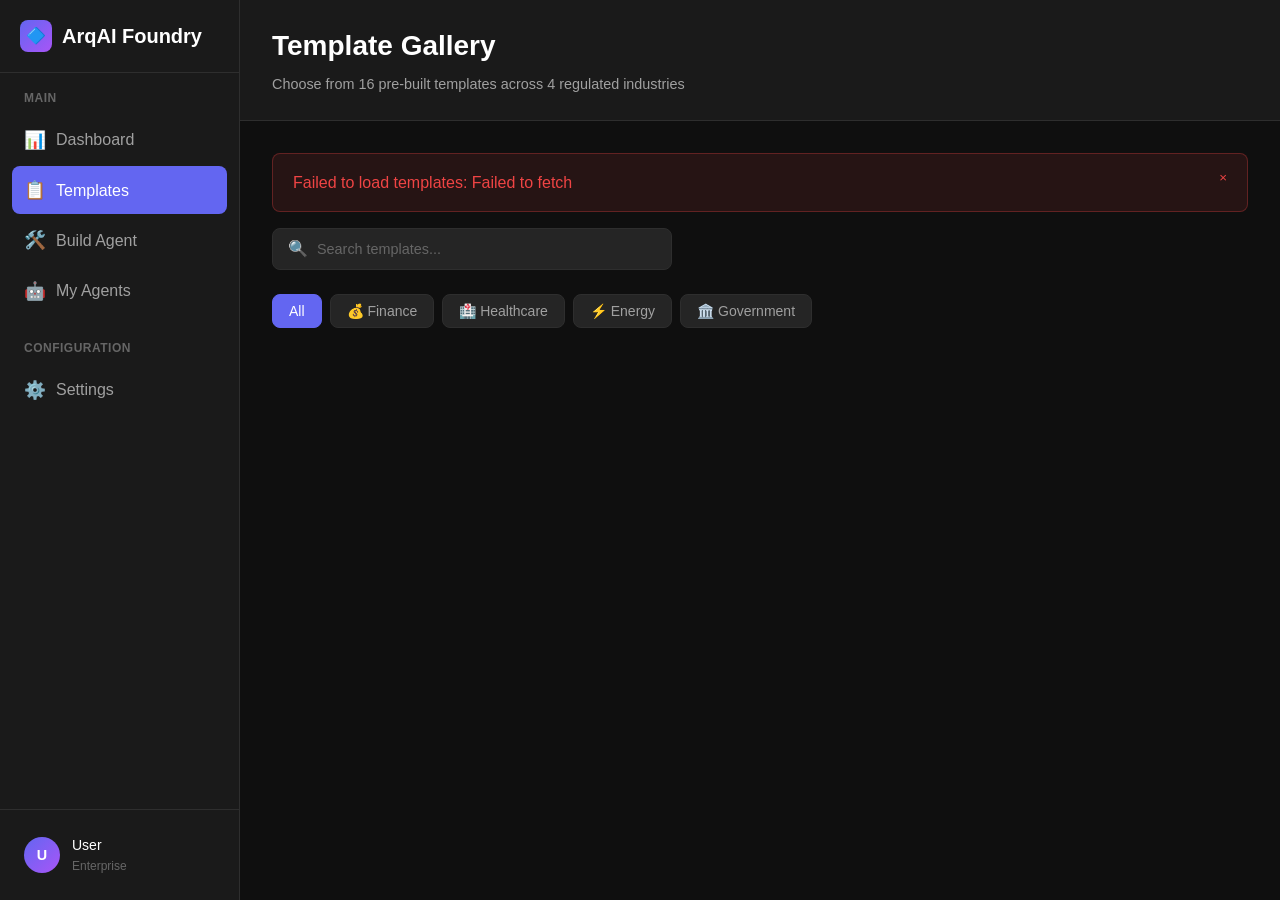
<file: ui/templates.html>
<!DOCTYPE html>
<html lang="en">
<head>
  <meta charset="UTF-8">
  <meta name="viewport" content="width=device-width, initial-scale=1.0">
  <title>ArqAI Foundry - Templates</title>
  <link rel="stylesheet" href="css/style.css">
</head>
<body>
  <div class="app-container">
    <!-- Sidebar -->
    <aside class="sidebar">
      <div class="sidebar-header">
        <div class="sidebar-logo">
          <div class="sidebar-logo-icon">🔷</div>
          <span>ArqAI Foundry</span>
        </div>
      </div>

      <nav class="sidebar-nav">
        <div class="nav-section">
          <div class="nav-section-title">Main</div>
          <a href="index.html" class="nav-item">
            <span class="nav-item-icon">📊</span>
            <span>Dashboard</span>
          </a>
          <a href="templates.html" class="nav-item active">
            <span class="nav-item-icon">📋</span>
            <span>Templates</span>
          </a>
          <a href="builder.html" class="nav-item">
            <span class="nav-item-icon">🛠️</span>
            <span>Build Agent</span>
          </a>
          <a href="agents.html" class="nav-item">
            <span class="nav-item-icon">🤖</span>
            <span>My Agents</span>
          </a>
        </div>

        <div class="nav-section">
          <div class="nav-section-title">Configuration</div>
          <a href="settings.html" class="nav-item">
            <span class="nav-item-icon">⚙️</span>
            <span>Settings</span>
          </a>
        </div>
      </nav>

      <div class="sidebar-footer">
        <div class="user-info">
          <div class="user-avatar">U</div>
          <div class="user-details">
            <div class="user-name">User</div>
            <div class="user-role">Enterprise</div>
          </div>
        </div>
      </div>
    </aside>

    <!-- Main Content -->
    <main class="main-content">
      <header class="page-header">
        <h1 class="page-title">Template Gallery</h1>
        <p class="page-subtitle">Choose from 16 pre-built templates across 4 regulated industries</p>
      </header>

      <div class="page-content">
        <!-- Alert Container -->
        <div id="alert-container"></div>

        <!-- Search -->
        <div class="search-container">
          <span class="search-icon">🔍</span>
          <input type="text" id="search-input" class="search-input" placeholder="Search templates...">
        </div>

        <!-- Filter Tabs -->
        <div class="filter-tabs">
          <button class="filter-tab active" data-vertical="all">All</button>
          <button class="filter-tab" data-vertical="finance">💰 Finance</button>
          <button class="filter-tab" data-vertical="healthcare">🏥 Healthcare</button>
          <button class="filter-tab" data-vertical="energy">⚡ Energy</button>
          <button class="filter-tab" data-vertical="government">🏛️ Government</button>
        </div>

        <!-- Templates Grid -->
        <div id="templates-grid" class="template-grid">
          <!-- Templates loaded via JavaScript -->
        </div>

        <!-- Empty State -->
        <div id="empty-state" class="empty-state hidden">
          <div class="empty-state-icon">📋</div>
          <h3 class="empty-state-title">No templates found</h3>
          <p class="empty-state-description">Try adjusting your search or filter criteria</p>
        </div>
      </div>
    </main>
  </div>

  <!-- Template Detail Modal -->
  <div id="template-modal" class="modal-overlay">
    <div class="modal">
      <div class="modal-header">
        <h2 class="modal-title" id="modal-template-name">Template Name</h2>
        <button class="modal-close" onclick="closeModal()">&times;</button>
      </div>
      <div class="modal-body">
        <div id="modal-template-content">
          <!-- Content loaded dynamically -->
        </div>
      </div>
      <div class="modal-footer">
        <button class="btn btn-secondary" onclick="closeModal()">Close</button>
        <button class="btn btn-primary" id="modal-use-btn">Use This Template</button>
      </div>
    </div>
  </div>

  <!-- Loading Overlay -->
  <div id="loading-overlay" class="loading-overlay" style="display: none;">
    <div class="loading-content">
      <div class="loading-spinner loading-spinner-lg"></div>
      <p>Loading...</p>
    </div>
  </div>

  <script src="js/api.js"></script>
  <script>
    let allTemplates = [];
    let currentFilter = 'all';
    let selectedTemplate = null;

    // Initialize
    document.addEventListener('DOMContentLoaded', async () => {
      // Check URL params for vertical filter
      const urlParams = new URLSearchParams(window.location.search);
      const verticalParam = urlParams.get('vertical');
      if (verticalParam) {
        currentFilter = verticalParam;
        document.querySelectorAll('.filter-tab').forEach(tab => {
          tab.classList.toggle('active', tab.dataset.vertical === currentFilter);
        });
      }

      await loadTemplates();
      setupEventListeners();
    });

    async function loadTemplates() {
      showLoading(true);
      try {
        const response = await api.getTemplates();
        allTemplates = response.templates || [];
        renderTemplates();
      } catch (error) {
        showAlert('Failed to load templates: ' + error.message, 'danger');
      } finally {
        showLoading(false);
      }
    }

    function renderTemplates() {
      const grid = document.getElementById('templates-grid');
      const emptyState = document.getElementById('empty-state');
      const searchTerm = document.getElementById('search-input').value.toLowerCase();

      // Filter templates
      let filtered = allTemplates;

      if (currentFilter !== 'all') {
        filtered = filtered.filter(t => t.vertical === currentFilter);
      }

      if (searchTerm) {
        filtered = filtered.filter(t =>
          t.name.toLowerCase().includes(searchTerm) ||
          t.description.toLowerCase().includes(searchTerm) ||
          t.tags.some(tag => tag.toLowerCase().includes(searchTerm))
        );
      }

      // Show/hide empty state
      emptyState.classList.toggle('hidden', filtered.length > 0);
      grid.classList.toggle('hidden', filtered.length === 0);

      // Render cards
      grid.innerHTML = filtered.map(template => `
        <div class="template-card" onclick="showTemplateDetail('${template.template_id}')">
          <div class="template-card-header">
            <div class="template-icon ${template.vertical}">
              ${getVerticalIcon(template.vertical)}
            </div>
            <div class="template-info">
              <div class="template-name">${template.name}</div>
              <span class="template-vertical ${template.vertical}">${template.vertical}</span>
            </div>
          </div>
          <p class="template-description">${template.description}</p>
          <div class="template-meta">
            <span class="template-meta-item">
              ⚡ ${template.capabilities.length} capabilities
            </span>
            <span class="template-meta-item">
              🔧 ${template.parameters.length} parameters
            </span>
          </div>
          <div class="template-actions">
            <button class="btn btn-primary btn-sm" onclick="event.stopPropagation(); useTemplate('${template.template_id}')">
              Use Template
            </button>
            <button class="btn btn-secondary btn-sm" onclick="event.stopPropagation(); showTemplateDetail('${template.template_id}')">
              View Details
            </button>
          </div>
        </div>
      `).join('');
    }

    function setupEventListeners() {
      // Filter tabs
      document.querySelectorAll('.filter-tab').forEach(tab => {
        tab.addEventListener('click', () => {
          document.querySelectorAll('.filter-tab').forEach(t => t.classList.remove('active'));
          tab.classList.add('active');
          currentFilter = tab.dataset.vertical;
          renderTemplates();
        });
      });

      // Search input
      document.getElementById('search-input').addEventListener('input', () => {
        renderTemplates();
      });

      // Modal close on outside click
      document.getElementById('template-modal').addEventListener('click', (e) => {
        if (e.target.classList.contains('modal-overlay')) {
          closeModal();
        }
      });
    }

    function showTemplateDetail(templateId) {
      const template = allTemplates.find(t => t.template_id === templateId);
      if (!template) return;

      selectedTemplate = template;

      document.getElementById('modal-template-name').textContent = template.name;
      document.getElementById('modal-use-btn').onclick = () => useTemplate(templateId);

      const content = document.getElementById('modal-template-content');
      content.innerHTML = `
        <div class="mb-3">
          <span class="template-vertical ${template.vertical}">${template.vertical}</span>
          <span class="badge badge-${getRiskBadge(template)}" style="margin-left: 8px;">${template.category}</span>
        </div>

        <p class="mb-3">${template.description}</p>

        <h4 style="font-weight: 600; margin-bottom: 12px;">Capabilities (${template.capabilities.length})</h4>
        <div style="margin-bottom: 24px;">
          ${template.capabilities.map(cap => `
            <div style="padding: 12px; background: var(--bg-tertiary); border-radius: 8px; margin-bottom: 8px;">
              <div style="display: flex; justify-content: space-between; align-items: center; margin-bottom: 4px;">
                <strong>${cap.name}</strong>
                <span class="badge badge-${cap.risk_tier}">${cap.risk_tier}</span>
              </div>
              <p style="font-size: 0.85rem; color: var(--text-secondary); margin: 0;">${cap.description}</p>
              ${!cap.enabled_by_default ? '<span style="font-size: 0.75rem; color: var(--accent-warning);">⚠️ Disabled by default</span>' : ''}
            </div>
          `).join('')}
        </div>

        <h4 style="font-weight: 600; margin-bottom: 12px;">Configurable Parameters (${template.parameters.length})</h4>
        <div style="margin-bottom: 24px;">
          ${template.parameters.map(param => `
            <div style="padding: 12px; background: var(--bg-tertiary); border-radius: 8px; margin-bottom: 8px;">
              <div style="display: flex; justify-content: space-between; align-items: center;">
                <strong>${param.name}</strong>
                <span style="font-size: 0.75rem; color: var(--text-muted);">${param.type}</span>
              </div>
              <p style="font-size: 0.85rem; color: var(--text-secondary); margin: 4px 0;">${param.description}</p>
              <p style="font-size: 0.8rem; color: var(--text-muted); margin: 0;">Default: <code style="background: var(--bg-primary); padding: 2px 6px; border-radius: 4px;">${JSON.stringify(param.default)}</code></p>
            </div>
          `).join('')}
        </div>

        <h4 style="font-weight: 600; margin-bottom: 12px;">Required Integrations</h4>
        <div style="display: flex; gap: 8px; flex-wrap: wrap;">
          ${template.integrations.map(int => `
            <span style="padding: 6px 12px; background: var(--bg-tertiary); border-radius: 6px; font-size: 0.85rem;">
              ${getIntegrationIcon(int.type)} ${int.type}
              ${int.required ? '' : '<span style="color: var(--text-muted);">(optional)</span>'}
            </span>
          `).join('')}
        </div>

        <div style="margin-top: 24px; padding-top: 16px; border-top: 1px solid var(--border-color);">
          <div style="display: flex; flex-wrap: wrap; gap: 6px;">
            ${template.tags.map(tag => `
              <span style="padding: 4px 10px; background: var(--bg-tertiary); border-radius: 12px; font-size: 0.75rem; color: var(--text-muted);">#${tag}</span>
            `).join('')}
          </div>
        </div>
      `;

      document.getElementById('template-modal').classList.add('active');
    }

    function closeModal() {
      document.getElementById('template-modal').classList.remove('active');
      selectedTemplate = null;
    }

    function useTemplate(templateId) {
      // Store selected template and redirect to builder
      localStorage.setItem('selectedTemplate', templateId);
      window.location.href = 'builder.html';
    }

    function getRiskBadge(template) {
      const hasHighRisk = template.capabilities.some(c => c.risk_tier === 'high' || c.risk_tier === 'critical');
      if (hasHighRisk) return 'high';
      const hasMediumRisk = template.capabilities.some(c => c.risk_tier === 'medium');
      if (hasMediumRisk) return 'medium';
      return 'low';
    }

    function getIntegrationIcon(type) {
      const icons = {
        aws: '☁️',
        aws_govcloud: '☁️',
        jira: '📋',
        slack: '💬',
        teams: '👥',
        ehr_system: '🏥',
        trading_system: '📈',
        scada: '⚡',
        siem: '🔒',
      };
      return icons[type] || '🔌';
    }
  </script>
</body>
</html>
</file>
<file: ui/css/style.css>
/* ArqAI Foundry Studio - Main Stylesheet */

/* ============================================
   CSS Variables (Theme)
   ============================================ */
:root {
  /* Colors */
  --bg-primary: #0f0f0f;
  --bg-secondary: #1a1a1a;
  --bg-tertiary: #252525;
  --bg-card: #1e1e1e;
  --bg-hover: #2a2a2a;

  --text-primary: #ffffff;
  --text-secondary: #a0a0a0;
  --text-muted: #666666;

  --accent-primary: #6366f1;
  --accent-primary-hover: #5558e3;
  --accent-success: #22c55e;
  --accent-warning: #f59e0b;
  --accent-danger: #ef4444;
  --accent-info: #3b82f6;

  --border-color: #2e2e2e;
  --border-radius: 8px;
  --border-radius-lg: 12px;

  /* Vertical Colors */
  --finance-color: #22c55e;
  --healthcare-color: #3b82f6;
  --energy-color: #f59e0b;
  --government-color: #8b5cf6;

  /* Shadows */
  --shadow-sm: 0 1px 2px rgba(0, 0, 0, 0.3);
  --shadow-md: 0 4px 6px rgba(0, 0, 0, 0.3);
  --shadow-lg: 0 10px 15px rgba(0, 0, 0, 0.3);

  /* Transitions */
  --transition-fast: 0.15s ease;
  --transition-normal: 0.25s ease;

  /* Sidebar */
  --sidebar-width: 240px;
}

/* ============================================
   Reset & Base
   ============================================ */
*, *::before, *::after {
  box-sizing: border-box;
  margin: 0;
  padding: 0;
}

html {
  font-size: 16px;
  -webkit-font-smoothing: antialiased;
  -moz-osx-font-smoothing: grayscale;
}

body {
  font-family: -apple-system, BlinkMacSystemFont, 'Segoe UI', Roboto, Oxygen, Ubuntu, sans-serif;
  background-color: var(--bg-primary);
  color: var(--text-primary);
  line-height: 1.6;
  min-height: 100vh;
}

a {
  color: var(--accent-primary);
  text-decoration: none;
  transition: color var(--transition-fast);
}

a:hover {
  color: var(--accent-primary-hover);
}

/* ============================================
   Layout
   ============================================ */
.app-container {
  display: flex;
  min-height: 100vh;
}

/* Sidebar */
.sidebar {
  width: var(--sidebar-width);
  background-color: var(--bg-secondary);
  border-right: 1px solid var(--border-color);
  position: fixed;
  top: 0;
  left: 0;
  height: 100vh;
  display: flex;
  flex-direction: column;
  z-index: 100;
}

.sidebar-header {
  padding: 20px;
  border-bottom: 1px solid var(--border-color);
}

.sidebar-logo {
  display: flex;
  align-items: center;
  gap: 10px;
  font-size: 1.25rem;
  font-weight: 700;
  color: var(--text-primary);
}

.sidebar-logo-icon {
  width: 32px;
  height: 32px;
  background: linear-gradient(135deg, var(--accent-primary), #a855f7);
  border-radius: 8px;
  display: flex;
  align-items: center;
  justify-content: center;
  font-size: 1rem;
}

.sidebar-nav {
  flex: 1;
  padding: 16px 12px;
  overflow-y: auto;
}

.nav-section {
  margin-bottom: 24px;
}

.nav-section-title {
  font-size: 0.75rem;
  font-weight: 600;
  text-transform: uppercase;
  letter-spacing: 0.5px;
  color: var(--text-muted);
  padding: 0 12px;
  margin-bottom: 8px;
}

.nav-item {
  display: flex;
  align-items: center;
  gap: 12px;
  padding: 10px 12px;
  border-radius: var(--border-radius);
  color: var(--text-secondary);
  transition: all var(--transition-fast);
  cursor: pointer;
  margin-bottom: 2px;
}

.nav-item:hover {
  background-color: var(--bg-hover);
  color: var(--text-primary);
}

.nav-item.active {
  background-color: var(--accent-primary);
  color: white;
}

.nav-item-icon {
  font-size: 1.1rem;
  width: 20px;
  text-align: center;
}

.sidebar-footer {
  padding: 16px;
  border-top: 1px solid var(--border-color);
}

.user-info {
  display: flex;
  align-items: center;
  gap: 12px;
  padding: 8px;
  border-radius: var(--border-radius);
}

.user-avatar {
  width: 36px;
  height: 36px;
  background: linear-gradient(135deg, var(--accent-primary), #a855f7);
  border-radius: 50%;
  display: flex;
  align-items: center;
  justify-content: center;
  font-weight: 600;
  font-size: 0.9rem;
}

.user-details {
  flex: 1;
}

.user-name {
  font-size: 0.875rem;
  font-weight: 500;
}

.user-role {
  font-size: 0.75rem;
  color: var(--text-muted);
}

/* Main Content */
.main-content {
  flex: 1;
  margin-left: var(--sidebar-width);
  min-height: 100vh;
}

.page-header {
  padding: 24px 32px;
  border-bottom: 1px solid var(--border-color);
  background-color: var(--bg-secondary);
}

.page-title {
  font-size: 1.75rem;
  font-weight: 700;
  margin-bottom: 4px;
}

.page-subtitle {
  color: var(--text-secondary);
  font-size: 0.9rem;
}

.page-content {
  padding: 32px;
}

/* ============================================
   Cards
   ============================================ */
.card {
  background-color: var(--bg-card);
  border: 1px solid var(--border-color);
  border-radius: var(--border-radius-lg);
  padding: 24px;
  transition: all var(--transition-normal);
}

.card:hover {
  border-color: #3e3e3e;
}

.card-header {
  display: flex;
  align-items: center;
  justify-content: space-between;
  margin-bottom: 16px;
}

.card-title {
  font-size: 1rem;
  font-weight: 600;
}

.card-subtitle {
  font-size: 0.875rem;
  color: var(--text-secondary);
  margin-top: 4px;
}

/* ============================================
   Stats Cards (Dashboard)
   ============================================ */
.stats-grid {
  display: grid;
  grid-template-columns: repeat(auto-fit, minmax(240px, 1fr));
  gap: 20px;
  margin-bottom: 32px;
}

.stat-card {
  background-color: var(--bg-card);
  border: 1px solid var(--border-color);
  border-radius: var(--border-radius-lg);
  padding: 24px;
}

.stat-card-header {
  display: flex;
  align-items: center;
  justify-content: space-between;
  margin-bottom: 12px;
}

.stat-card-icon {
  width: 40px;
  height: 40px;
  border-radius: var(--border-radius);
  display: flex;
  align-items: center;
  justify-content: center;
  font-size: 1.25rem;
}

.stat-card-icon.primary { background-color: rgba(99, 102, 241, 0.15); color: var(--accent-primary); }
.stat-card-icon.success { background-color: rgba(34, 197, 94, 0.15); color: var(--accent-success); }
.stat-card-icon.warning { background-color: rgba(245, 158, 11, 0.15); color: var(--accent-warning); }
.stat-card-icon.info { background-color: rgba(59, 130, 246, 0.15); color: var(--accent-info); }

.stat-value {
  font-size: 2rem;
  font-weight: 700;
  line-height: 1.2;
}

.stat-label {
  font-size: 0.875rem;
  color: var(--text-secondary);
  margin-top: 4px;
}

/* ============================================
   Template Cards
   ============================================ */
.template-grid {
  display: grid;
  grid-template-columns: repeat(auto-fill, minmax(320px, 1fr));
  gap: 24px;
}

.template-card {
  background-color: var(--bg-card);
  border: 1px solid var(--border-color);
  border-radius: var(--border-radius-lg);
  padding: 24px;
  transition: all var(--transition-normal);
  cursor: pointer;
  position: relative;
  overflow: hidden;
}

.template-card:hover {
  border-color: var(--accent-primary);
  transform: translateY(-2px);
  box-shadow: var(--shadow-lg);
}

.template-card-header {
  display: flex;
  align-items: flex-start;
  gap: 16px;
  margin-bottom: 16px;
}

.template-icon {
  width: 48px;
  height: 48px;
  border-radius: var(--border-radius);
  display: flex;
  align-items: center;
  justify-content: center;
  font-size: 1.5rem;
  flex-shrink: 0;
}

.template-icon.finance { background-color: rgba(34, 197, 94, 0.15); }
.template-icon.healthcare { background-color: rgba(59, 130, 246, 0.15); }
.template-icon.energy { background-color: rgba(245, 158, 11, 0.15); }
.template-icon.government { background-color: rgba(139, 92, 246, 0.15); }

.template-info {
  flex: 1;
  min-width: 0;
}

.template-name {
  font-size: 1.1rem;
  font-weight: 600;
  margin-bottom: 4px;
  white-space: nowrap;
  overflow: hidden;
  text-overflow: ellipsis;
}

.template-vertical {
  display: inline-block;
  font-size: 0.7rem;
  font-weight: 600;
  text-transform: uppercase;
  letter-spacing: 0.5px;
  padding: 3px 8px;
  border-radius: 4px;
}

.template-vertical.finance { background-color: rgba(34, 197, 94, 0.15); color: var(--finance-color); }
.template-vertical.healthcare { background-color: rgba(59, 130, 246, 0.15); color: var(--healthcare-color); }
.template-vertical.energy { background-color: rgba(245, 158, 11, 0.15); color: var(--energy-color); }
.template-vertical.government { background-color: rgba(139, 92, 246, 0.15); color: var(--government-color); }

.template-description {
  font-size: 0.875rem;
  color: var(--text-secondary);
  line-height: 1.5;
  margin-bottom: 16px;
  display: -webkit-box;
  -webkit-line-clamp: 3;
  -webkit-box-orient: vertical;
  overflow: hidden;
}

.template-meta {
  display: flex;
  gap: 16px;
  font-size: 0.8rem;
  color: var(--text-muted);
  margin-bottom: 16px;
}

.template-meta-item {
  display: flex;
  align-items: center;
  gap: 4px;
}

.template-actions {
  display: flex;
  gap: 8px;
}

/* ============================================
   Buttons
   ============================================ */
.btn {
  display: inline-flex;
  align-items: center;
  justify-content: center;
  gap: 8px;
  padding: 10px 20px;
  font-size: 0.875rem;
  font-weight: 500;
  border-radius: var(--border-radius);
  border: none;
  cursor: pointer;
  transition: all var(--transition-fast);
  text-decoration: none;
}

.btn-primary {
  background-color: var(--accent-primary);
  color: white;
}

.btn-primary:hover {
  background-color: var(--accent-primary-hover);
}

.btn-secondary {
  background-color: var(--bg-tertiary);
  color: var(--text-primary);
  border: 1px solid var(--border-color);
}

.btn-secondary:hover {
  background-color: var(--bg-hover);
}

.btn-success {
  background-color: var(--accent-success);
  color: white;
}

.btn-danger {
  background-color: var(--accent-danger);
  color: white;
}

.btn-sm {
  padding: 6px 12px;
  font-size: 0.8rem;
}

.btn-lg {
  padding: 14px 28px;
  font-size: 1rem;
}

.btn-block {
  width: 100%;
}

.btn:disabled {
  opacity: 0.5;
  cursor: not-allowed;
}

/* ============================================
   Filter Tabs
   ============================================ */
.filter-tabs {
  display: flex;
  gap: 8px;
  margin-bottom: 24px;
  flex-wrap: wrap;
}

.filter-tab {
  padding: 8px 16px;
  font-size: 0.875rem;
  font-weight: 500;
  border-radius: var(--border-radius);
  background-color: var(--bg-tertiary);
  color: var(--text-secondary);
  border: 1px solid var(--border-color);
  cursor: pointer;
  transition: all var(--transition-fast);
}

.filter-tab:hover {
  background-color: var(--bg-hover);
  color: var(--text-primary);
}

.filter-tab.active {
  background-color: var(--accent-primary);
  color: white;
  border-color: var(--accent-primary);
}

/* ============================================
   Search Bar
   ============================================ */
.search-container {
  position: relative;
  margin-bottom: 24px;
}

.search-input {
  width: 100%;
  max-width: 400px;
  padding: 12px 16px 12px 44px;
  font-size: 0.9rem;
  background-color: var(--bg-tertiary);
  border: 1px solid var(--border-color);
  border-radius: var(--border-radius);
  color: var(--text-primary);
  transition: all var(--transition-fast);
}

.search-input:focus {
  outline: none;
  border-color: var(--accent-primary);
  box-shadow: 0 0 0 3px rgba(99, 102, 241, 0.15);
}

.search-input::placeholder {
  color: var(--text-muted);
}

.search-icon {
  position: absolute;
  left: 16px;
  top: 50%;
  transform: translateY(-50%);
  color: var(--text-muted);
}

/* ============================================
   Wizard / Stepper
   ============================================ */
.wizard-container {
  max-width: 800px;
  margin: 0 auto;
}

.wizard-steps {
  display: flex;
  justify-content: space-between;
  margin-bottom: 40px;
  position: relative;
}

.wizard-steps::before {
  content: '';
  position: absolute;
  top: 20px;
  left: 40px;
  right: 40px;
  height: 2px;
  background-color: var(--border-color);
  z-index: 0;
}

.wizard-step {
  display: flex;
  flex-direction: column;
  align-items: center;
  gap: 8px;
  position: relative;
  z-index: 1;
}

.wizard-step-number {
  width: 40px;
  height: 40px;
  border-radius: 50%;
  background-color: var(--bg-tertiary);
  border: 2px solid var(--border-color);
  display: flex;
  align-items: center;
  justify-content: center;
  font-weight: 600;
  font-size: 0.9rem;
  color: var(--text-muted);
  transition: all var(--transition-normal);
}

.wizard-step.active .wizard-step-number {
  background-color: var(--accent-primary);
  border-color: var(--accent-primary);
  color: white;
}

.wizard-step.completed .wizard-step-number {
  background-color: var(--accent-success);
  border-color: var(--accent-success);
  color: white;
}

.wizard-step-label {
  font-size: 0.8rem;
  color: var(--text-muted);
  font-weight: 500;
}

.wizard-step.active .wizard-step-label {
  color: var(--text-primary);
}

.wizard-content {
  background-color: var(--bg-card);
  border: 1px solid var(--border-color);
  border-radius: var(--border-radius-lg);
  padding: 32px;
  margin-bottom: 24px;
}

.wizard-actions {
  display: flex;
  justify-content: space-between;
  gap: 12px;
}

/* ============================================
   Forms
   ============================================ */
.form-group {
  margin-bottom: 24px;
}

.form-label {
  display: block;
  font-size: 0.875rem;
  font-weight: 500;
  margin-bottom: 8px;
  color: var(--text-primary);
}

.form-hint {
  font-size: 0.8rem;
  color: var(--text-muted);
  margin-top: 4px;
}

.form-input,
.form-select,
.form-textarea {
  width: 100%;
  padding: 12px 16px;
  font-size: 0.9rem;
  background-color: var(--bg-tertiary);
  border: 1px solid var(--border-color);
  border-radius: var(--border-radius);
  color: var(--text-primary);
  transition: all var(--transition-fast);
}

.form-input:focus,
.form-select:focus,
.form-textarea:focus {
  outline: none;
  border-color: var(--accent-primary);
  box-shadow: 0 0 0 3px rgba(99, 102, 241, 0.15);
}

.form-textarea {
  min-height: 100px;
  resize: vertical;
}

.form-select {
  cursor: pointer;
}

/* ============================================
   Agent Cards
   ============================================ */
.agent-grid {
  display: grid;
  grid-template-columns: repeat(auto-fill, minmax(350px, 1fr));
  gap: 20px;
}

.agent-card {
  background-color: var(--bg-card);
  border: 1px solid var(--border-color);
  border-radius: var(--border-radius-lg);
  padding: 20px;
}

.agent-card-header {
  display: flex;
  align-items: center;
  justify-content: space-between;
  margin-bottom: 16px;
}

.agent-info {
  display: flex;
  align-items: center;
  gap: 12px;
}

.agent-icon {
  width: 40px;
  height: 40px;
  border-radius: var(--border-radius);
  display: flex;
  align-items: center;
  justify-content: center;
  font-size: 1.2rem;
  background-color: rgba(99, 102, 241, 0.15);
}

.agent-name {
  font-weight: 600;
}

.agent-template {
  font-size: 0.8rem;
  color: var(--text-muted);
}

.agent-status {
  display: flex;
  align-items: center;
  gap: 6px;
  font-size: 0.8rem;
  font-weight: 500;
  padding: 4px 10px;
  border-radius: 20px;
}

.agent-status.active {
  background-color: rgba(34, 197, 94, 0.15);
  color: var(--accent-success);
}

.agent-status.paused {
  background-color: rgba(245, 158, 11, 0.15);
  color: var(--accent-warning);
}

.agent-status.stopped {
  background-color: rgba(239, 68, 68, 0.15);
  color: var(--accent-danger);
}

.status-dot {
  width: 8px;
  height: 8px;
  border-radius: 50%;
  background-color: currentColor;
}

.agent-stats {
  display: grid;
  grid-template-columns: repeat(3, 1fr);
  gap: 12px;
  padding: 16px 0;
  border-top: 1px solid var(--border-color);
  border-bottom: 1px solid var(--border-color);
  margin-bottom: 16px;
}

.agent-stat {
  text-align: center;
}

.agent-stat-value {
  font-size: 1.25rem;
  font-weight: 600;
}

.agent-stat-label {
  font-size: 0.75rem;
  color: var(--text-muted);
}

.agent-actions {
  display: flex;
  gap: 8px;
}

/* ============================================
   Settings
   ============================================ */
.settings-section {
  margin-bottom: 32px;
}

.settings-section-title {
  font-size: 1.1rem;
  font-weight: 600;
  margin-bottom: 16px;
  padding-bottom: 12px;
  border-bottom: 1px solid var(--border-color);
}

.integration-grid {
  display: grid;
  grid-template-columns: repeat(auto-fill, minmax(280px, 1fr));
  gap: 16px;
}

.integration-card {
  background-color: var(--bg-card);
  border: 1px solid var(--border-color);
  border-radius: var(--border-radius-lg);
  padding: 20px;
  display: flex;
  align-items: center;
  gap: 16px;
}

.integration-icon {
  width: 48px;
  height: 48px;
  border-radius: var(--border-radius);
  display: flex;
  align-items: center;
  justify-content: center;
  font-size: 1.5rem;
  background-color: var(--bg-tertiary);
}

.integration-info {
  flex: 1;
}

.integration-name {
  font-weight: 600;
  margin-bottom: 2px;
}

.integration-status {
  font-size: 0.8rem;
  color: var(--text-muted);
}

.integration-status.connected {
  color: var(--accent-success);
}

/* ============================================
   Modal
   ============================================ */
.modal-overlay {
  position: fixed;
  top: 0;
  left: 0;
  right: 0;
  bottom: 0;
  background-color: rgba(0, 0, 0, 0.7);
  display: flex;
  align-items: center;
  justify-content: center;
  z-index: 1000;
  opacity: 0;
  visibility: hidden;
  transition: all var(--transition-normal);
}

.modal-overlay.active {
  opacity: 1;
  visibility: visible;
}

.modal {
  background-color: var(--bg-card);
  border: 1px solid var(--border-color);
  border-radius: var(--border-radius-lg);
  width: 90%;
  max-width: 600px;
  max-height: 90vh;
  overflow-y: auto;
  transform: scale(0.9);
  transition: transform var(--transition-normal);
}

.modal-overlay.active .modal {
  transform: scale(1);
}

.modal-header {
  padding: 20px 24px;
  border-bottom: 1px solid var(--border-color);
  display: flex;
  align-items: center;
  justify-content: space-between;
}

.modal-title {
  font-size: 1.25rem;
  font-weight: 600;
}

.modal-close {
  background: none;
  border: none;
  font-size: 1.5rem;
  color: var(--text-muted);
  cursor: pointer;
  transition: color var(--transition-fast);
}

.modal-close:hover {
  color: var(--text-primary);
}

.modal-body {
  padding: 24px;
}

.modal-footer {
  padding: 16px 24px;
  border-top: 1px solid var(--border-color);
  display: flex;
  justify-content: flex-end;
  gap: 12px;
}

/* ============================================
   Empty State
   ============================================ */
.empty-state {
  text-align: center;
  padding: 60px 20px;
}

.empty-state-icon {
  font-size: 4rem;
  margin-bottom: 16px;
  opacity: 0.5;
}

.empty-state-title {
  font-size: 1.25rem;
  font-weight: 600;
  margin-bottom: 8px;
}

.empty-state-description {
  color: var(--text-secondary);
  margin-bottom: 24px;
}

/* ============================================
   Badges
   ============================================ */
.badge {
  display: inline-flex;
  align-items: center;
  gap: 4px;
  padding: 4px 8px;
  font-size: 0.7rem;
  font-weight: 600;
  text-transform: uppercase;
  letter-spacing: 0.3px;
  border-radius: 4px;
}

.badge-low { background-color: rgba(34, 197, 94, 0.15); color: var(--accent-success); }
.badge-medium { background-color: rgba(245, 158, 11, 0.15); color: var(--accent-warning); }
.badge-high { background-color: rgba(249, 115, 22, 0.15); color: #f97316; }
.badge-critical { background-color: rgba(239, 68, 68, 0.15); color: var(--accent-danger); }

/* ============================================
   Alerts / Notifications
   ============================================ */
.alert {
  padding: 16px 20px;
  border-radius: var(--border-radius);
  margin-bottom: 16px;
  display: flex;
  align-items: flex-start;
  gap: 12px;
}

.alert-success {
  background-color: rgba(34, 197, 94, 0.1);
  border: 1px solid rgba(34, 197, 94, 0.3);
  color: var(--accent-success);
}

.alert-warning {
  background-color: rgba(245, 158, 11, 0.1);
  border: 1px solid rgba(245, 158, 11, 0.3);
  color: var(--accent-warning);
}

.alert-danger {
  background-color: rgba(239, 68, 68, 0.1);
  border: 1px solid rgba(239, 68, 68, 0.3);
  color: var(--accent-danger);
}

.alert-info {
  background-color: rgba(59, 130, 246, 0.1);
  border: 1px solid rgba(59, 130, 246, 0.3);
  color: var(--accent-info);
}

/* ============================================
   Loading
   ============================================ */
.loading-spinner {
  display: inline-block;
  width: 20px;
  height: 20px;
  border: 2px solid var(--border-color);
  border-top-color: var(--accent-primary);
  border-radius: 50%;
  animation: spin 0.8s linear infinite;
}

@keyframes spin {
  to { transform: rotate(360deg); }
}

.loading-overlay {
  position: fixed;
  top: 0;
  left: 0;
  right: 0;
  bottom: 0;
  background-color: rgba(15, 15, 15, 0.8);
  display: flex;
  align-items: center;
  justify-content: center;
  z-index: 2000;
}

.loading-content {
  text-align: center;
}

.loading-spinner-lg {
  width: 48px;
  height: 48px;
  border-width: 3px;
  margin-bottom: 16px;
}

/* ============================================
   Responsive
   ============================================ */
@media (max-width: 768px) {
  .sidebar {
    transform: translateX(-100%);
    transition: transform var(--transition-normal);
  }

  .sidebar.open {
    transform: translateX(0);
  }

  .main-content {
    margin-left: 0;
  }

  .page-content {
    padding: 20px;
  }

  .wizard-steps {
    flex-wrap: wrap;
    gap: 16px;
  }

  .wizard-steps::before {
    display: none;
  }

  .template-grid {
    grid-template-columns: 1fr;
  }
}

/* ============================================
   Utility Classes
   ============================================ */
.text-center { text-align: center; }
.text-right { text-align: right; }
.text-muted { color: var(--text-secondary); }
.text-success { color: var(--accent-success); }
.text-warning { color: var(--accent-warning); }
.text-danger { color: var(--accent-danger); }

.mt-1 { margin-top: 8px; }
.mt-2 { margin-top: 16px; }
.mt-3 { margin-top: 24px; }
.mt-4 { margin-top: 32px; }

.mb-1 { margin-bottom: 8px; }
.mb-2 { margin-bottom: 16px; }
.mb-3 { margin-bottom: 24px; }
.mb-4 { margin-bottom: 32px; }

.d-flex { display: flex; }
.align-center { align-items: center; }
.justify-between { justify-content: space-between; }
.gap-1 { gap: 8px; }
.gap-2 { gap: 16px; }

.hidden { display: none !important; }
</file>
